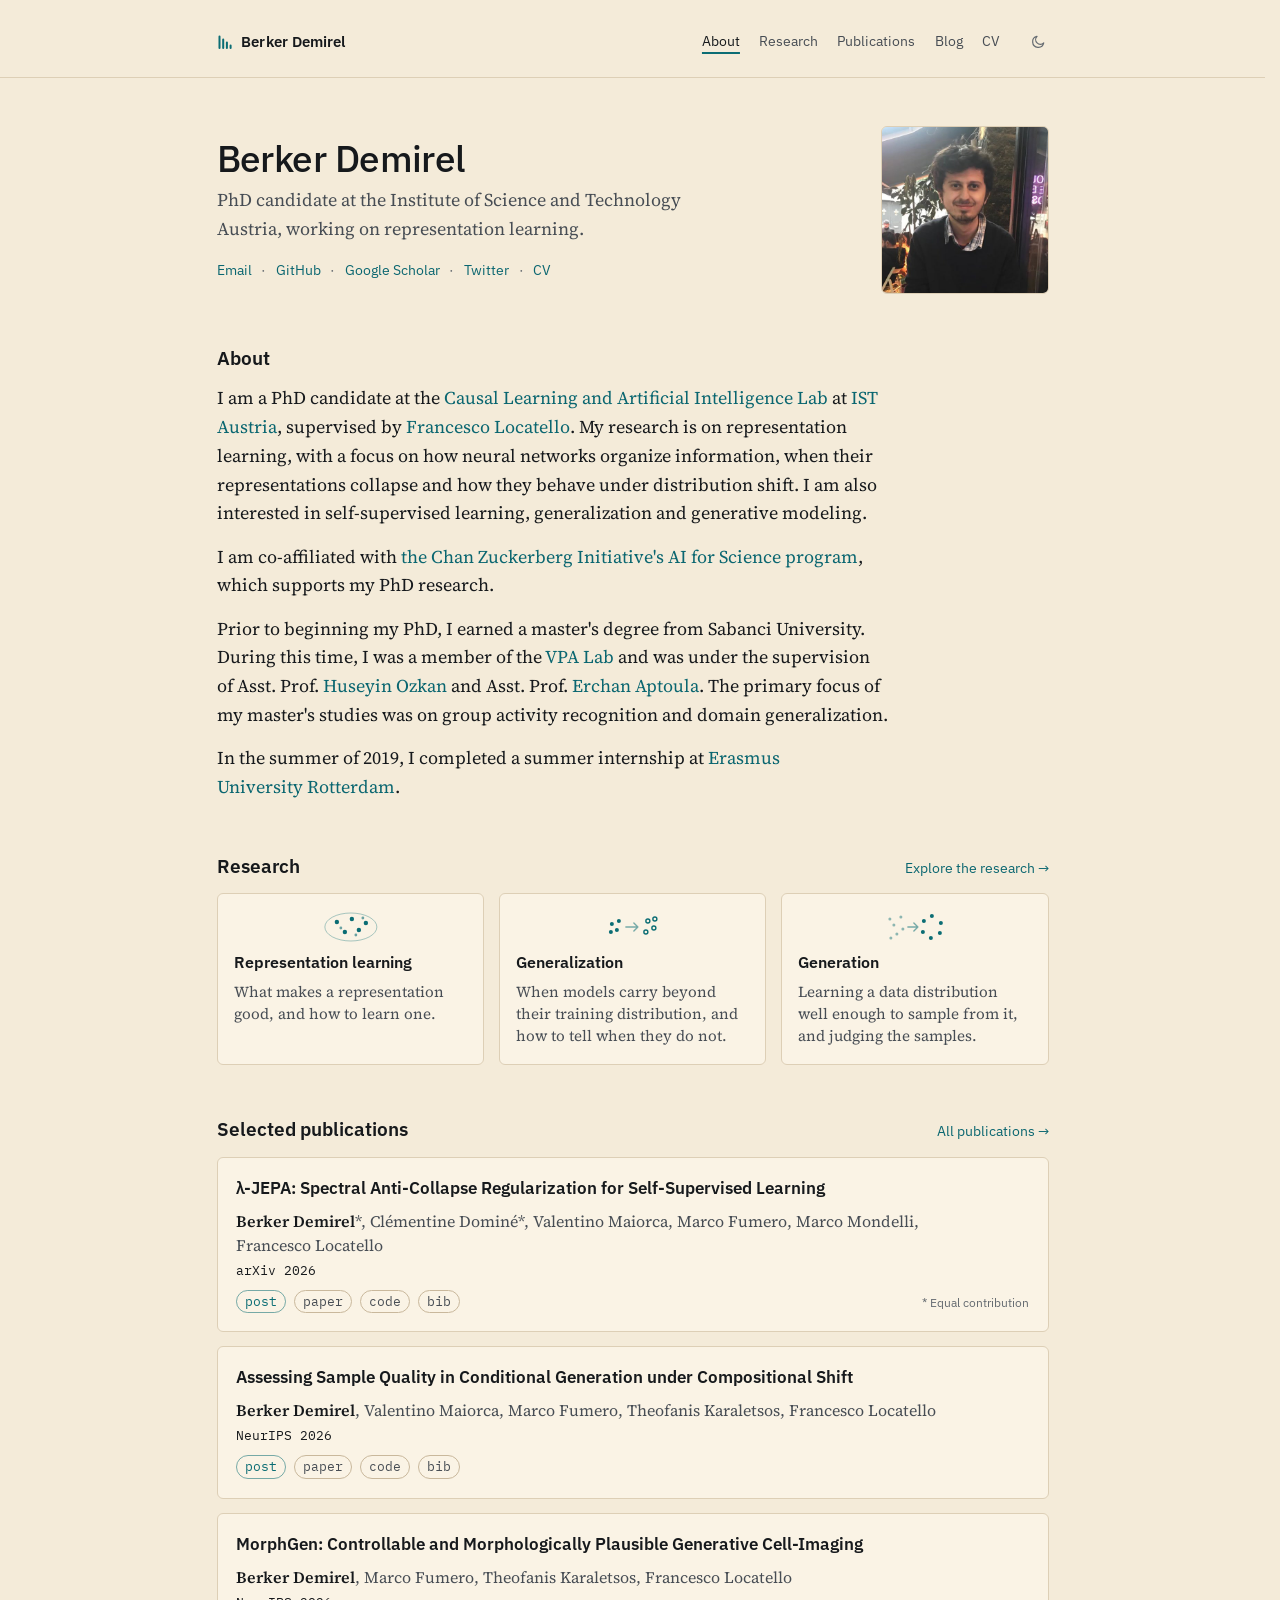
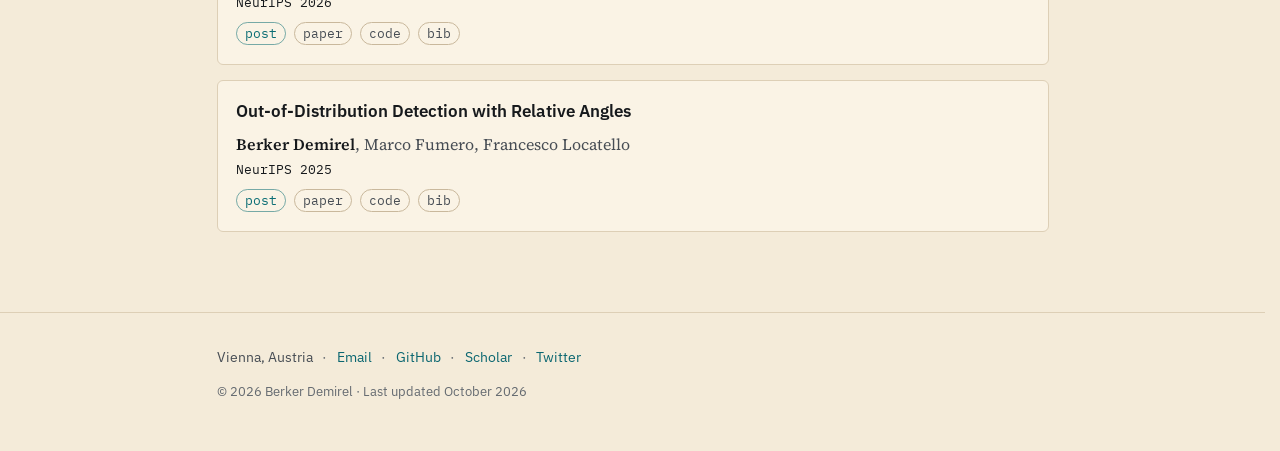
<file: index.html>
<!doctype html>
<html lang="en">
<head>
  <meta charset="utf-8">
  <meta name="viewport" content="width=device-width, initial-scale=1">
  <title>Berker Demirel</title>
  <meta name="description" content="Berker Demirel is a PhD candidate at ISTA working on representation learning, generalization, and generative modeling.">
  <meta name="author" content="Berker Demirel">
  <link rel="canonical" href="https://berkerdemirel.github.io/">
  <meta name="theme-color" media="(prefers-color-scheme: light)" content="#f4ebd9">
  <meta name="theme-color" media="(prefers-color-scheme: dark)" content="#13171a">
  <meta property="og:title" content="Berker Demirel">
  <meta property="og:description" content="PhD candidate at ISTA working on representation learning, generalization, and generative modeling.">
  <meta property="og:type" content="website">
  <meta property="og:url" content="https://berkerdemirel.github.io/">
  <meta property="og:image" content="https://berkerdemirel.github.io/photos/photo.jpeg">
  <link rel="icon" href="favicon.svg" type="image/svg+xml">
  <script>
    // Apply the visitor's saved theme before first paint; otherwise follow the system.
    (() => { try { const t = localStorage.getItem('theme'); if (t === 'light' || t === 'dark') document.documentElement.dataset.theme = t; } catch {} })();
  </script>
  <link rel="preconnect" href="https://fonts.googleapis.com">
  <link rel="preconnect" href="https://fonts.gstatic.com" crossorigin>
  <link rel="stylesheet" href="https://fonts.googleapis.com/css2?family=IBM+Plex+Mono:wght@400;500&family=IBM+Plex+Sans:wght@400;500;600&family=Source+Serif+4:ital,opsz,wght@0,8..60,400;0,8..60,600;1,8..60,400&display=swap">
  <link rel="stylesheet" href="assets/css/site.css">
</head>
<body>
  <a class="skip" href="#main">Skip to content</a>
  <header class="site-head">
    <div class="wrap">
      <a class="brand" href="./">
        <svg class="mark" width="16" height="16" viewBox="0 0 16 16" aria-hidden="true"><path d="M2.5 14V2.5M6.2 14V5.5M9.9 14V8.5M13.6 14v-2.6" fill="none" stroke="currentColor" stroke-width="2" stroke-linecap="round"/></svg>
        Berker Demirel
      </a>
      <nav class="site-nav" aria-label="Site">
        <a href="./" aria-current="page">About</a>
        <a href="research/">Research</a>
        <a href="publications/">Publications</a>
        <a href="blog/">Blog</a>
        <a href="cv/">CV</a>
      </nav>
      <button id="theme-toggle" class="theme-toggle" type="button" aria-label="Toggle dark mode">
        <svg class="icon-moon" width="16" height="16" viewBox="0 0 24 24" aria-hidden="true"><path d="M20.6 13.4A8.4 8.4 0 1 1 10.6 3.4a6.8 6.8 0 0 0 10 10Z" fill="none" stroke="currentColor" stroke-width="1.8" stroke-linejoin="round"/></svg>
        <svg class="icon-sun" width="16" height="16" viewBox="0 0 24 24" aria-hidden="true"><g fill="none" stroke="currentColor" stroke-width="1.8" stroke-linecap="round"><circle cx="12" cy="12" r="3.7"/><path d="M12 2.8v2.1M12 19.1v2.1M2.8 12h2.1M19.1 12h2.1M5.6 5.6l1.5 1.5M16.9 16.9l1.5 1.5M18.4 5.6l-1.5 1.5M7.1 16.9l-1.5 1.5"/></g></svg>
      </button>
    </div>
  </header>

  <main id="main" class="wrap">
    <header class="hero">
      <div>
        <h1>Berker Demirel</h1>
        <p class="role">PhD candidate at the Institute of Science and Technology Austria, working on representation learning.</p>
        <ul class="meta-row" aria-label="Contact and profiles">
          <li><a href="mailto:berker.demirel@ist.ac.at">Email</a></li>
          <li><a href="https://github.com/berkerdemirel/">GitHub</a></li>
          <li><a href="https://scholar.google.com/citations?user=5Hz3S3oAAAAJ&amp;hl=en&amp;oi=ao">Google Scholar</a></li>
          <li><a href="https://x.com/berkerdemirel97">Twitter</a></li>
          <li><a href="cv/">CV</a></li>
        </ul>
      </div>
      <img class="portrait" src="photos/portrait.jpg" alt="Portrait of Berker Demirel" width="480" height="480">
    </header>

    <section class="section" aria-labelledby="about-label">
      <h2 class="label" id="about-label">About</h2>
      <div class="prose">
        <p>I am a PhD candidate at the <a href="https://ista.ac.at/en/research/locatello-group/">Causal Learning and Artificial Intelligence Lab</a> at <a href="https://ista.ac.at/en/home/">IST Austria</a>, supervised by <a href="https://www.francescolocatello.com/">Francesco Locatello</a>. My research is on representation learning, with a focus on how neural networks organize information, when their representations collapse and how they behave under distribution shift. I am also interested in self-supervised learning, generalization and generative modeling.</p>
        <p>I am co-affiliated with <a href="https://chanzuckerberg.com/science/">the Chan Zuckerberg Initiative's AI for Science program</a>, which supports my PhD research.</p>
        <p>Prior to beginning my PhD, I earned a master's degree from Sabanci University. During this time, I was a member of the <a href="https://www.vpalab.com/">VPA Lab</a> and was under the supervision of Asst. Prof. <a href="https://fens.sabanciuniv.edu/tr/faculty-members/detail/3026">Huseyin Ozkan</a> and Asst. Prof. <a href="https://sites.google.com/view/erchan-aptoula/">Erchan Aptoula</a>. The primary focus of my master's studies was on group activity recognition and domain generalization.</p>
        <p>In the summer of 2019, I completed a summer internship at <a href="https://www.eur.nl/en">Erasmus University Rotterdam</a>.</p>
      </div>
    </section>

    <section class="section" aria-labelledby="themes-label">
      <div class="label-row">
        <h2 class="label" id="themes-label">Research</h2>
        <a class="more-link" href="research/">Explore the research →</a>
      </div>
      <ul class="theme-list">
        <li>
          <a class="theme-link" href="research/#representation">
            <svg class="glyph" viewBox="0 0 60 34" aria-hidden="true"><ellipse cx="30" cy="17" rx="26" ry="14" fill="none" stroke="currentColor" stroke-opacity=".35"/><g fill="currentColor"><circle cx="16" cy="12" r="2.2"/><circle cx="24" cy="22" r="2.2"/><circle cx="31" cy="9" r="2.2"/><circle cx="38" cy="20" r="2.2"/><circle cx="45" cy="13" r="2.2"/><circle cx="20" cy="18" r="1.4" opacity=".6"/><circle cx="35" cy="25" r="1.4" opacity=".6"/><circle cx="42" cy="8" r="1.4" opacity=".6"/></g></svg>
            <strong>Representation learning</strong>
            <span>What makes a representation good, and how to learn one.</span>
          </a>
        </li>
        <li>
          <a class="theme-link" href="research/#generalization">
            <svg class="glyph" viewBox="0 0 60 34" aria-hidden="true"><g fill="currentColor"><circle cx="9" cy="14" r="2"/><circle cx="14" cy="20" r="2"/><circle cx="16" cy="11" r="2"/><circle cx="8" cy="22" r="2"/></g><path d="M23 17h12m-4-4 4 4-4 4" fill="none" stroke="currentColor" stroke-opacity=".55" stroke-width="1.4" stroke-linecap="round" stroke-linejoin="round"/><g fill="none" stroke="currentColor" stroke-width="1.4"><circle cx="45" cy="11" r="2"/><circle cx="51" cy="18" r="2"/><circle cx="43" cy="22" r="2"/><circle cx="52" cy="9" r="2"/></g></svg>
            <strong>Generalization</strong>
            <span>When models carry beyond their training distribution, and how to tell when they do not.</span>
          </a>
        </li>
        <li>
          <a class="theme-link" href="research/#generation">
            <svg class="glyph" viewBox="0 0 60 34" aria-hidden="true"><g fill="currentColor" opacity=".45"><circle cx="5" cy="9" r="1.5"/><circle cx="12" cy="24" r="1.5"/><circle cx="9" cy="15" r="1.5"/><circle cx="16" cy="7" r="1.5"/><circle cx="18" cy="19" r="1.5"/><circle cx="6" cy="28" r="1.5"/></g><path d="M23 17h10m-4-4 4 4-4 4" fill="none" stroke="currentColor" stroke-opacity=".55" stroke-width="1.4" stroke-linecap="round" stroke-linejoin="round"/><g fill="currentColor"><circle cx="47" cy="6" r="2"/><circle cx="56" cy="13" r="2"/><circle cx="55" cy="23" r="2"/><circle cx="46" cy="28" r="2"/><circle cx="38" cy="22" r="2"/><circle cx="39" cy="11" r="2"/></g></svg>
            <strong>Generation</strong>
            <span>Learning a data distribution well enough to sample from it, and judging the samples.</span>
          </a>
        </li>
      </ul>
    </section>

    <section class="section" aria-labelledby="selected-label">
      <div class="label-row">
        <h2 class="label" id="selected-label">Selected publications</h2>
        <a class="more-link" href="publications/">All publications →</a>
      </div>
      <ul class="pub-list">
        <li>
          <article class="pub">
            <h3><a href="blog/lambda-jepa/">λ-JEPA: Spectral Anti-Collapse Regularization for Self-Supervised Learning</a></h3>
            <p class="authors"><span class="me">Berker Demirel</span>*, Clémentine Dominé*, Valentino Maiorca, Marco Fumero, Marco Mondelli, Francesco Locatello</p>
            <p class="venue"><span class="tag">arXiv 2026</span></p>
            <div class="pub-foot">
              <div class="res">
                <a class="is-primary" href="blog/lambda-jepa/">post</a>
                <a href="https://arxiv.org/abs/2609.35288">paper</a>
                <a href="https://github.com/berkerdemirel/lambda-jepa">code</a>
                <a href="refs/lambdajepa.bib">bib</a>
              </div>
              <p class="pub-note">* Equal contribution</p>
            </div>
          </article>
        </li>
        <li>
          <article class="pub">
            <h3><a href="blog/sample-quality/">Assessing Sample Quality in Conditional Generation under Compositional Shift</a></h3>
            <p class="authors"><span class="me">Berker Demirel</span>, Valentino Maiorca, Marco Fumero, Theofanis Karaletsos, Francesco Locatello</p>
            <p class="venue"><span class="tag">NeurIPS 2026</span></p>
            <div class="res">
              <a class="is-primary" href="blog/sample-quality/">post</a>
              <a href="https://arxiv.org/abs/2606.09601">paper</a>
              <a href="https://github.com/berkerdemirel/faithful-cond-gen">code</a>
              <a href="refs/faithful.bib">bib</a>
            </div>
          </article>
        </li>
        <li>
          <article class="pub">
            <h3><a href="blog/morphgen/">MorphGen: Controllable and Morphologically Plausible Generative Cell-Imaging</a></h3>
            <p class="authors"><span class="me">Berker Demirel</span>, Marco Fumero, Theofanis Karaletsos, Francesco Locatello</p>
            <p class="venue"><span class="tag">NeurIPS 2026</span></p>
            <div class="res">
              <a class="is-primary" href="blog/morphgen/">post</a>
              <a href="https://arxiv.org/abs/2510.01298">paper</a>
              <a href="https://github.com/czi-ai/MorphGen">code</a>
              <a href="refs/morphgen.bib">bib</a>
            </div>
          </article>
        </li>
        <li>
          <article class="pub">
            <h3><a href="blog/ora/">Out-of-Distribution Detection with Relative Angles</a></h3>
            <p class="authors"><span class="me">Berker Demirel</span>, Marco Fumero, Francesco Locatello</p>
            <p class="venue"><span class="tag">NeurIPS 2025</span></p>
            <div class="res">
              <a class="is-primary" href="blog/ora/">post</a>
              <a href="https://openreview.net/forum?id=ul5mlXrLZb">paper</a>
              <a href="https://github.com/berkerdemirel/ORA-OOD-Detection-with-Relative-Angles/">code</a>
              <a href="refs/ora.bib">bib</a>
            </div>
          </article>
        </li>
      </ul>
      </section>
  </main>

  <footer class="site-foot">
    <div class="wrap">
      <ul class="meta-row">
        <li>Vienna, Austria</li>
        <li><a href="mailto:berker.demirel@ist.ac.at">Email</a></li>
        <li><a href="https://github.com/berkerdemirel/">GitHub</a></li>
        <li><a href="https://scholar.google.com/citations?user=5Hz3S3oAAAAJ&amp;hl=en&amp;oi=ao">Scholar</a></li>
        <li><a href="https://x.com/berkerdemirel97">Twitter</a></li>
      </ul>
      <p class="colophon">© 2026 Berker Demirel · Last updated October 2026</p>
    </div>
  </footer>
  <script src="assets/js/site.js" defer></script>
</body>
</html>
</file>
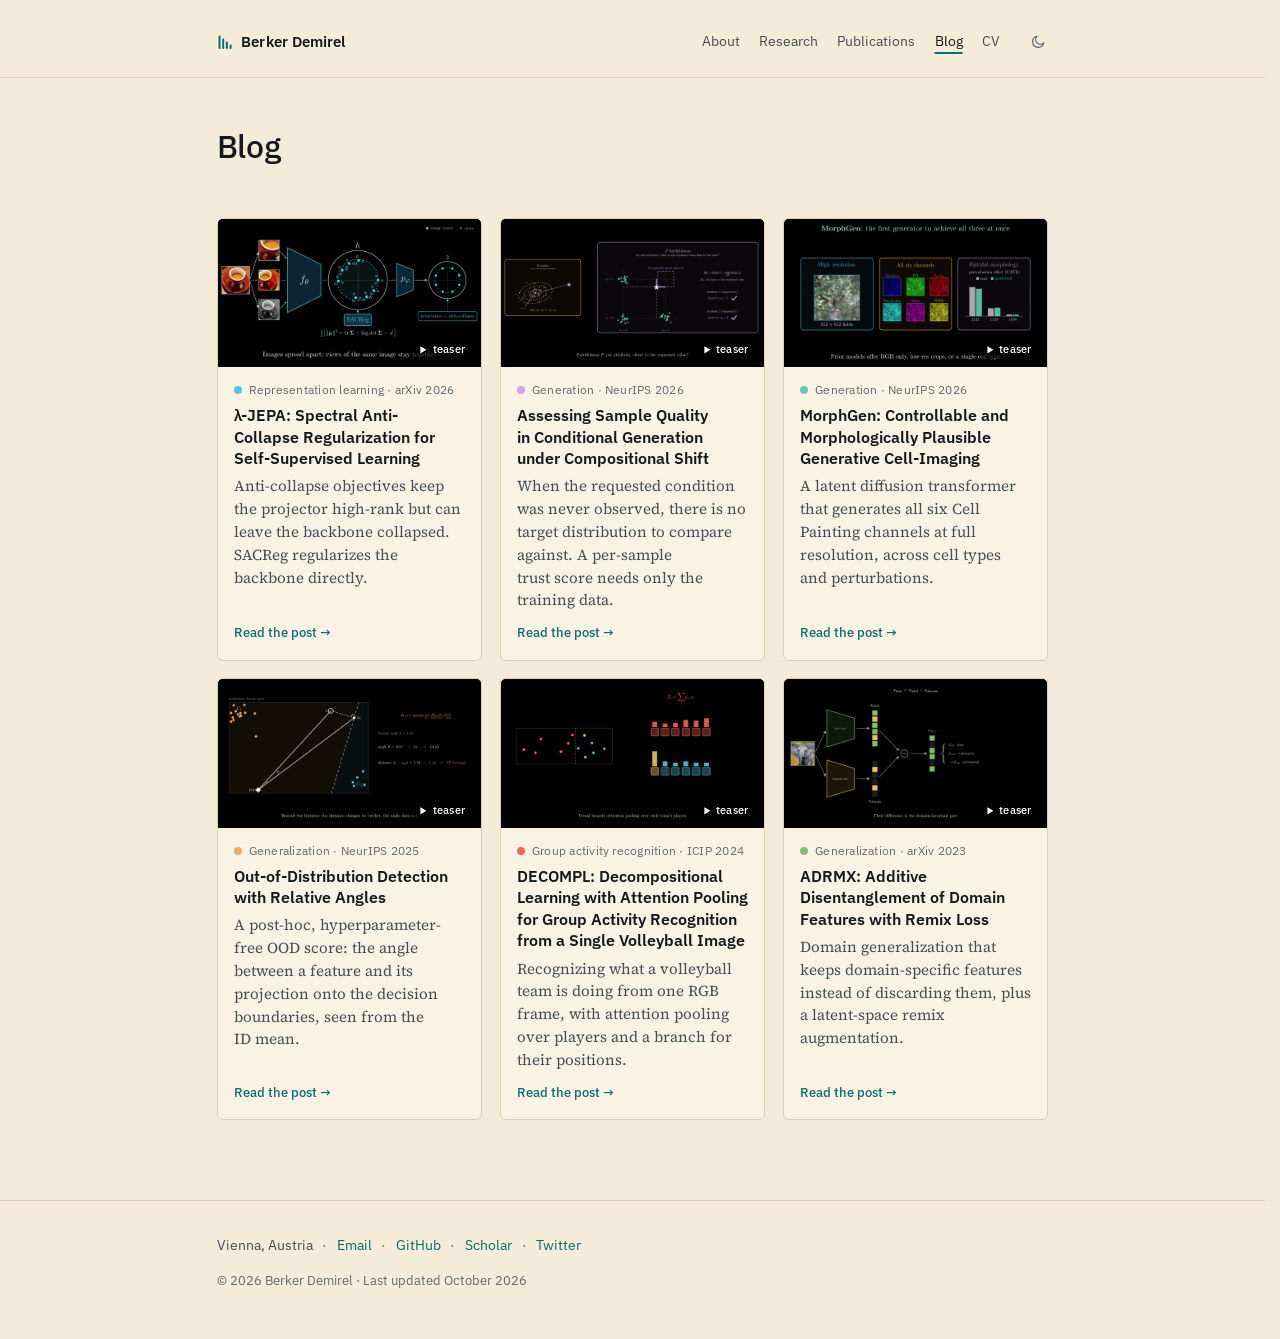
<file: blog/index.html>
<!doctype html>
<html lang="en">
<head>
  <meta charset="utf-8">
  <meta name="viewport" content="width=device-width, initial-scale=1">
  <title>Blog · Berker Demirel</title>
  <meta name="description" content="Short explainers of Berker Demirel's papers, each with a teaser video.">
  <meta name="author" content="Berker Demirel">
  <link rel="canonical" href="https://berkerdemirel.github.io/blog/">
  <meta name="theme-color" media="(prefers-color-scheme: light)" content="#f4ebd9">
  <meta name="theme-color" media="(prefers-color-scheme: dark)" content="#13171a">
  <meta property="og:title" content="Blog · Berker Demirel">
  <meta property="og:description" content="Short explainers of papers, each with a teaser video.">
  <meta property="og:type" content="website">
  <meta property="og:url" content="https://berkerdemirel.github.io/blog/">
  <meta property="og:image" content="https://berkerdemirel.github.io/blog/morphgen/poster.jpg">
  <link rel="icon" href="../favicon.svg" type="image/svg+xml">
  <script>
    (() => { try { const t = localStorage.getItem('theme'); if (t === 'light' || t === 'dark') document.documentElement.dataset.theme = t; } catch {} })();
  </script>
  <link rel="preconnect" href="https://fonts.googleapis.com">
  <link rel="preconnect" href="https://fonts.gstatic.com" crossorigin>
  <link rel="stylesheet" href="https://fonts.googleapis.com/css2?family=IBM+Plex+Mono:wght@400;500&family=IBM+Plex+Sans:wght@400;500;600&family=Source+Serif+4:ital,opsz,wght@0,8..60,400;0,8..60,600;1,8..60,400&display=swap">
  <link rel="stylesheet" href="../assets/css/site.css">
</head>
<body>
  <a class="skip" href="#main">Skip to content</a>
  <header class="site-head">
    <div class="wrap">
      <a class="brand" href="../">
        <svg class="mark" width="16" height="16" viewBox="0 0 16 16" aria-hidden="true"><path d="M2.5 14V2.5M6.2 14V5.5M9.9 14V8.5M13.6 14v-2.6" fill="none" stroke="currentColor" stroke-width="2" stroke-linecap="round"/></svg>
        Berker Demirel
      </a>
      <nav class="site-nav" aria-label="Site">
        <a href="../">About</a>
        <a href="../research/">Research</a>
        <a href="../publications/">Publications</a>
        <a href="./" aria-current="page">Blog</a>
        <a href="../cv/">CV</a>
      </nav>
      <button id="theme-toggle" class="theme-toggle" type="button" aria-label="Toggle dark mode">
        <svg class="icon-moon" width="16" height="16" viewBox="0 0 24 24" aria-hidden="true"><path d="M20.6 13.4A8.4 8.4 0 1 1 10.6 3.4a6.8 6.8 0 0 0 10 10Z" fill="none" stroke="currentColor" stroke-width="1.8" stroke-linejoin="round"/></svg>
        <svg class="icon-sun" width="16" height="16" viewBox="0 0 24 24" aria-hidden="true"><g fill="none" stroke="currentColor" stroke-width="1.8" stroke-linecap="round"><circle cx="12" cy="12" r="3.7"/><path d="M12 2.8v2.1M12 19.1v2.1M2.8 12h2.1M19.1 12h2.1M5.6 5.6l1.5 1.5M16.9 16.9l1.5 1.5M18.4 5.6l-1.5 1.5M7.1 16.9l-1.5 1.5"/></g></svg>
      </button>
    </div>
  </header>

  <main id="main" class="wrap">
    <header class="page-intro">
      <h1>Blog</h1>
    </header>

    <ul class="card-grid">
      <li>
        <article class="paper-card" data-preview style="--hue: #58c4dd">
          <div class="thumb">
            <img src="lambda-jepa/poster.jpg" alt="" width="1280" height="720" loading="lazy">
            <video src="lambda-jepa/teaser.mp4" muted loop playsinline preload="none" aria-hidden="true"></video>
            <span class="badge"><svg viewBox="0 0 12 12" aria-hidden="true"><path d="M3 1.5v9l7.5-4.5z" fill="currentColor"/></svg>teaser</span>
          </div>
          <div class="body">
            <p class="meta"><span class="dot"></span>Representation learning · arXiv 2026</p>
            <h3><a href="lambda-jepa/">λ-JEPA: Spectral Anti-Collapse Regularization for Self-Supervised Learning</a></h3>
            <p>Anti-collapse objectives keep the projector high-rank but can leave the backbone collapsed. SACReg regularizes the backbone directly.</p>
            <span class="read">Read the post →</span>
          </div>
        </article>
      </li>
      <li>
        <article class="paper-card" data-preview style="--hue: #cfa3e8">
          <div class="thumb">
            <img src="sample-quality/poster.jpg" alt="" width="1280" height="720" loading="lazy">
            <video src="sample-quality/teaser.mp4" muted loop playsinline preload="none" aria-hidden="true"></video>
            <span class="badge"><svg viewBox="0 0 12 12" aria-hidden="true"><path d="M3 1.5v9l7.5-4.5z" fill="currentColor"/></svg>teaser</span>
          </div>
          <div class="body">
            <p class="meta"><span class="dot"></span>Generation · NeurIPS 2026</p>
            <h3><a href="sample-quality/">Assessing Sample Quality in Conditional Generation under Compositional Shift</a></h3>
            <p>When the requested condition was never observed, there is no target distribution to compare against. A per-sample trust score needs only the training data.</p>
            <span class="read">Read the post →</span>
          </div>
        </article>
      </li>
      <li>
        <article class="paper-card" data-preview style="--hue: #5cd0b3">
          <div class="thumb">
            <img src="morphgen/poster.jpg" alt="" width="1280" height="720" loading="lazy">
            <video src="morphgen/teaser.mp4" muted loop playsinline preload="none" aria-hidden="true"></video>
            <span class="badge"><svg viewBox="0 0 12 12" aria-hidden="true"><path d="M3 1.5v9l7.5-4.5z" fill="currentColor"/></svg>teaser</span>
          </div>
          <div class="body">
            <p class="meta"><span class="dot"></span>Generation · NeurIPS 2026</p>
            <h3><a href="morphgen/">MorphGen: Controllable and Morphologically Plausible Generative Cell-Imaging</a></h3>
            <p>A latent diffusion transformer that generates all six Cell Painting channels at full resolution, across cell types and perturbations.</p>
            <span class="read">Read the post →</span>
          </div>
        </article>
      </li>
      <li>
        <article class="paper-card" data-preview style="--hue: #f0ac5f">
          <div class="thumb">
            <img src="ora/poster.jpg" alt="" width="1280" height="720" loading="lazy">
            <video src="ora/teaser.mp4" muted loop playsinline preload="none" aria-hidden="true"></video>
            <span class="badge"><svg viewBox="0 0 12 12" aria-hidden="true"><path d="M3 1.5v9l7.5-4.5z" fill="currentColor"/></svg>teaser</span>
          </div>
          <div class="body">
            <p class="meta"><span class="dot"></span>Generalization · NeurIPS 2025</p>
            <h3><a href="ora/">Out-of-Distribution Detection with Relative Angles</a></h3>
            <p>A post-hoc, hyperparameter-free OOD score: the angle between a feature and its projection onto the decision boundaries, seen from the ID mean.</p>
            <span class="read">Read the post →</span>
          </div>
        </article>
      </li>
      <li>
        <article class="paper-card" data-preview style="--hue: #fc6255">
          <div class="thumb">
            <img src="decompl/poster.jpg" alt="" width="1280" height="720" loading="lazy">
            <video src="decompl/teaser.mp4" muted loop playsinline preload="none" aria-hidden="true"></video>
            <span class="badge"><svg viewBox="0 0 12 12" aria-hidden="true"><path d="M3 1.5v9l7.5-4.5z" fill="currentColor"/></svg>teaser</span>
          </div>
          <div class="body">
            <p class="meta"><span class="dot"></span>Group activity recognition · ICIP 2024</p>
            <h3><a href="decompl/">DECOMPL: Decompositional Learning with Attention Pooling for Group Activity Recognition from a Single Volleyball Image</a></h3>
            <p>Recognizing what a volleyball team is doing from one RGB frame, with attention pooling over players and a branch for their positions.</p>
            <span class="read">Read the post →</span>
          </div>
        </article>
      </li>
      <li>
        <article class="paper-card" data-preview style="--hue: #83c167">
          <div class="thumb">
            <img src="adrmx/poster.jpg" alt="" width="1280" height="720" loading="lazy">
            <video src="adrmx/teaser.mp4" muted loop playsinline preload="none" aria-hidden="true"></video>
            <span class="badge"><svg viewBox="0 0 12 12" aria-hidden="true"><path d="M3 1.5v9l7.5-4.5z" fill="currentColor"/></svg>teaser</span>
          </div>
          <div class="body">
            <p class="meta"><span class="dot"></span>Generalization · arXiv 2023</p>
            <h3><a href="adrmx/">ADRMX: Additive Disentanglement of Domain Features with Remix Loss</a></h3>
            <p>Domain generalization that keeps domain-specific features instead of discarding them, plus a latent-space remix augmentation.</p>
            <span class="read">Read the post →</span>
          </div>
        </article>
      </li>
    </ul>
  </main>

  <footer class="site-foot">
    <div class="wrap">
      <ul class="meta-row">
        <li>Vienna, Austria</li>
        <li><a href="mailto:berker.demirel@ist.ac.at">Email</a></li>
        <li><a href="https://github.com/berkerdemirel/">GitHub</a></li>
        <li><a href="https://scholar.google.com/citations?user=5Hz3S3oAAAAJ&amp;hl=en&amp;oi=ao">Scholar</a></li>
        <li><a href="https://x.com/berkerdemirel97">Twitter</a></li>
      </ul>
      <p class="colophon">© 2026 Berker Demirel · Last updated October 2026</p>
    </div>
  </footer>
  <script src="../assets/js/site.js" defer></script>
</body>
</html>
</file>
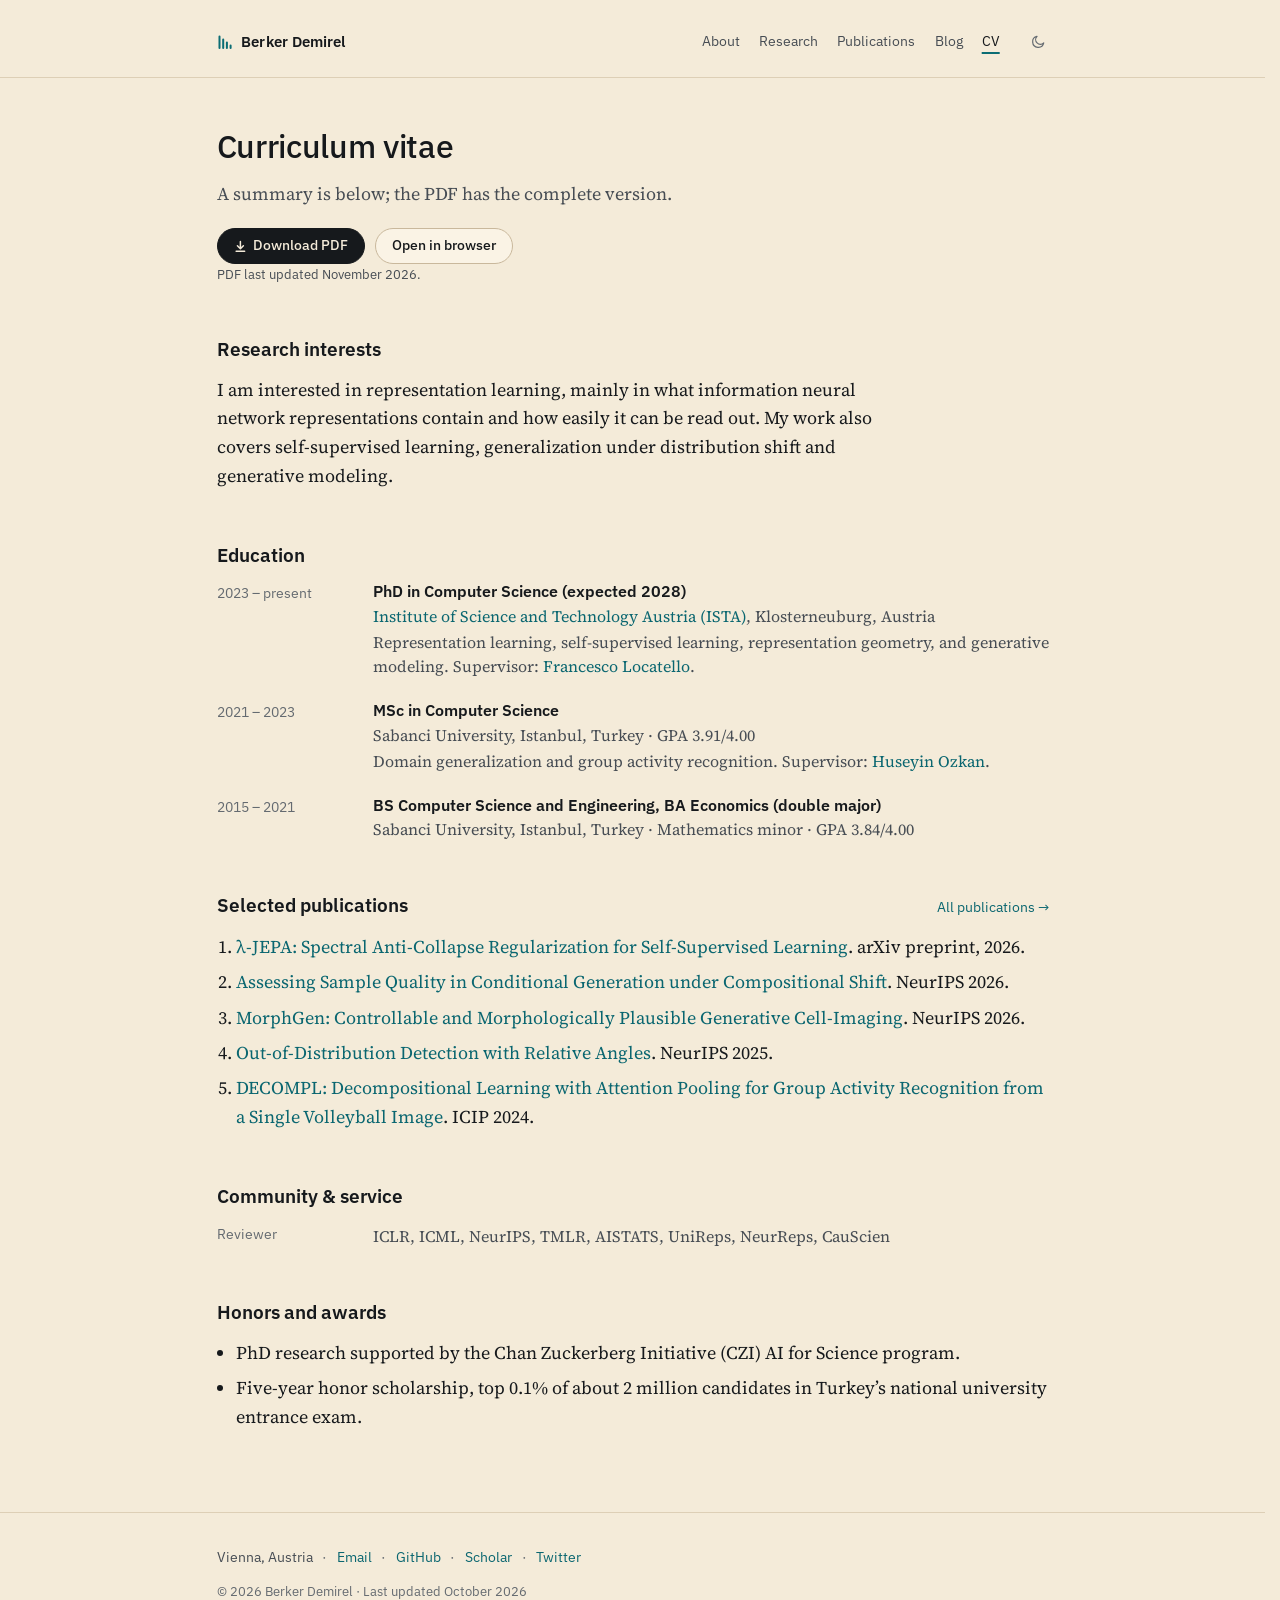
<file: cv/index.html>
<!doctype html>
<html lang="en">
<head>
  <meta charset="utf-8">
  <meta name="viewport" content="width=device-width, initial-scale=1">
  <title>CV · Berker Demirel</title>
  <meta name="description" content="Curriculum vitae of Berker Demirel, PhD candidate at ISTA.">
  <meta name="author" content="Berker Demirel">
  <link rel="canonical" href="https://berkerdemirel.github.io/cv/">
  <meta name="theme-color" media="(prefers-color-scheme: light)" content="#f4ebd9">
  <meta name="theme-color" media="(prefers-color-scheme: dark)" content="#13171a">
  <meta property="og:title" content="CV · Berker Demirel">
  <meta property="og:description" content="Curriculum vitae of Berker Demirel.">
  <meta property="og:type" content="website">
  <meta property="og:url" content="https://berkerdemirel.github.io/cv/">
  <link rel="icon" href="../favicon.svg" type="image/svg+xml">
  <script>
    (() => { try { const t = localStorage.getItem('theme'); if (t === 'light' || t === 'dark') document.documentElement.dataset.theme = t; } catch {} })();
  </script>
  <link rel="preconnect" href="https://fonts.googleapis.com">
  <link rel="preconnect" href="https://fonts.gstatic.com" crossorigin>
  <link rel="stylesheet" href="https://fonts.googleapis.com/css2?family=IBM+Plex+Mono:wght@400;500&family=IBM+Plex+Sans:wght@400;500;600&family=Source+Serif+4:ital,opsz,wght@0,8..60,400;0,8..60,600;1,8..60,400&display=swap">
  <link rel="stylesheet" href="../assets/css/site.css">
</head>
<body>
  <a class="skip" href="#main">Skip to content</a>
  <header class="site-head">
    <div class="wrap">
      <a class="brand" href="../">
        <svg class="mark" width="16" height="16" viewBox="0 0 16 16" aria-hidden="true"><path d="M2.5 14V2.5M6.2 14V5.5M9.9 14V8.5M13.6 14v-2.6" fill="none" stroke="currentColor" stroke-width="2" stroke-linecap="round"/></svg>
        Berker Demirel
      </a>
      <nav class="site-nav" aria-label="Site">
        <a href="../">About</a>
        <a href="../research/">Research</a>
        <a href="../publications/">Publications</a>
        <a href="../blog/">Blog</a>
        <a href="./" aria-current="page">CV</a>
      </nav>
      <button id="theme-toggle" class="theme-toggle" type="button" aria-label="Toggle dark mode">
        <svg class="icon-moon" width="16" height="16" viewBox="0 0 24 24" aria-hidden="true"><path d="M20.6 13.4A8.4 8.4 0 1 1 10.6 3.4a6.8 6.8 0 0 0 10 10Z" fill="none" stroke="currentColor" stroke-width="1.8" stroke-linejoin="round"/></svg>
        <svg class="icon-sun" width="16" height="16" viewBox="0 0 24 24" aria-hidden="true"><g fill="none" stroke="currentColor" stroke-width="1.8" stroke-linecap="round"><circle cx="12" cy="12" r="3.7"/><path d="M12 2.8v2.1M12 19.1v2.1M2.8 12h2.1M19.1 12h2.1M5.6 5.6l1.5 1.5M16.9 16.9l1.5 1.5M18.4 5.6l-1.5 1.5M7.1 16.9l-1.5 1.5"/></g></svg>
      </button>
    </div>
  </header>

  <main id="main" class="wrap">
    <header class="page-intro">
      <h1>Curriculum vitae</h1>
      <p>A summary is below; the PDF has the complete version.</p>
      <div class="cv-actions">
        <a class="btn is-primary" href="00_Berker_Demirel_CV.pdf" download>
          <svg viewBox="0 0 12 12" aria-hidden="true"><path d="M6 1.5v6.5M3.2 5.4 6 8.2l2.8-2.8M2 10.5h8" fill="none" stroke="currentColor" stroke-width="1.4" stroke-linecap="round" stroke-linejoin="round"/></svg>Download PDF
        </a>
        <a class="btn" href="00_Berker_Demirel_CV.pdf">Open in browser</a>
      </div>
      <p class="cv-updated">PDF last updated November 2026.</p>
    </header>

    <section class="section" aria-labelledby="cv-interests">
      <h2 class="label" id="cv-interests">Research interests</h2>
      <div class="prose">
        <p>I am interested in representation learning, mainly in what information neural network representations contain and how easily it can be read out. My work also covers self-supervised learning, generalization under distribution shift and generative modeling.</p>
      </div>
    </section>

    <section class="section" aria-labelledby="cv-education">
      <h2 class="label" id="cv-education">Education</h2>
      <dl class="rail">
        <dt>2023 – present</dt>
        <dd>
          <h3>PhD in Computer Science (expected 2028)</h3>
          <p><a href="https://ista.ac.at/en/home/">Institute of Science and Technology Austria (ISTA)</a>, Klosterneuburg, Austria</p>
          <p>Representation learning, self-supervised learning, representation geometry, and generative modeling. Supervisor: <a href="https://www.francescolocatello.com/">Francesco Locatello</a>.</p>
        </dd>
        <dt>2021 – 2023</dt>
        <dd>
          <h3>MSc in Computer Science</h3>
          <p>Sabanci University, Istanbul, Turkey · GPA 3.91/4.00</p>
          <p>Domain generalization and group activity recognition. Supervisor: <a href="https://fens.sabanciuniv.edu/tr/faculty-members/detail/3026">Huseyin Ozkan</a>.</p>
        </dd>
        <dt>2015 – 2021</dt>
        <dd>
          <h3>BS Computer Science and Engineering, BA Economics (double major)</h3>
          <p>Sabanci University, Istanbul, Turkey · Mathematics minor · GPA 3.84/4.00</p>
        </dd>
      </dl>
    </section>

    <section class="section" aria-labelledby="cv-pubs">
      <div class="label-row">
        <h2 class="label" id="cv-pubs">Selected publications</h2>
        <a class="more-link" href="../publications/">All publications →</a>
      </div>
      <ol class="plain-list">
        <li><a href="../blog/lambda-jepa/">λ-JEPA: Spectral Anti-Collapse Regularization for Self-Supervised Learning</a>. arXiv preprint, 2026.</li>
        <li><a href="../blog/sample-quality/">Assessing Sample Quality in Conditional Generation under Compositional Shift</a>. NeurIPS 2026.</li>
        <li><a href="../blog/morphgen/">MorphGen: Controllable and Morphologically Plausible Generative Cell-Imaging</a>. NeurIPS 2026.</li>
        <li><a href="../blog/ora/">Out-of-Distribution Detection with Relative Angles</a>. NeurIPS 2025.</li>
        <li><a href="../blog/decompl/">DECOMPL: Decompositional Learning with Attention Pooling for Group Activity Recognition from a Single Volleyball Image</a>. ICIP 2024.</li>
      </ol>
    </section>

    <section class="section" aria-labelledby="cv-service">
      <h2 class="label" id="cv-service">Community &amp; service</h2>
      <dl class="rail">
        <dt>Reviewer</dt>
        <dd><p>ICLR, ICML, NeurIPS, TMLR, AISTATS, UniReps, NeurReps, CauScien</p></dd>
      </dl>
    </section>

    <section class="section" aria-labelledby="cv-honors">
      <h2 class="label" id="cv-honors">Honors and awards</h2>
      <ul class="plain-list">
        <li>PhD research supported by the Chan Zuckerberg Initiative (CZI) AI for Science program.</li>
        <li>Five-year honor scholarship, top 0.1% of about 2 million candidates in Turkey’s national university entrance exam.</li>
      </ul>
    </section>
  </main>

  <footer class="site-foot">
    <div class="wrap">
      <ul class="meta-row">
        <li>Vienna, Austria</li>
        <li><a href="mailto:berker.demirel@ist.ac.at">Email</a></li>
        <li><a href="https://github.com/berkerdemirel/">GitHub</a></li>
        <li><a href="https://scholar.google.com/citations?user=5Hz3S3oAAAAJ&amp;hl=en&amp;oi=ao">Scholar</a></li>
        <li><a href="https://x.com/berkerdemirel97">Twitter</a></li>
      </ul>
      <p class="colophon">© 2026 Berker Demirel · Last updated October 2026</p>
    </div>
  </footer>
  <script src="../assets/js/site.js" defer></script>
</body>
</html>
</file>
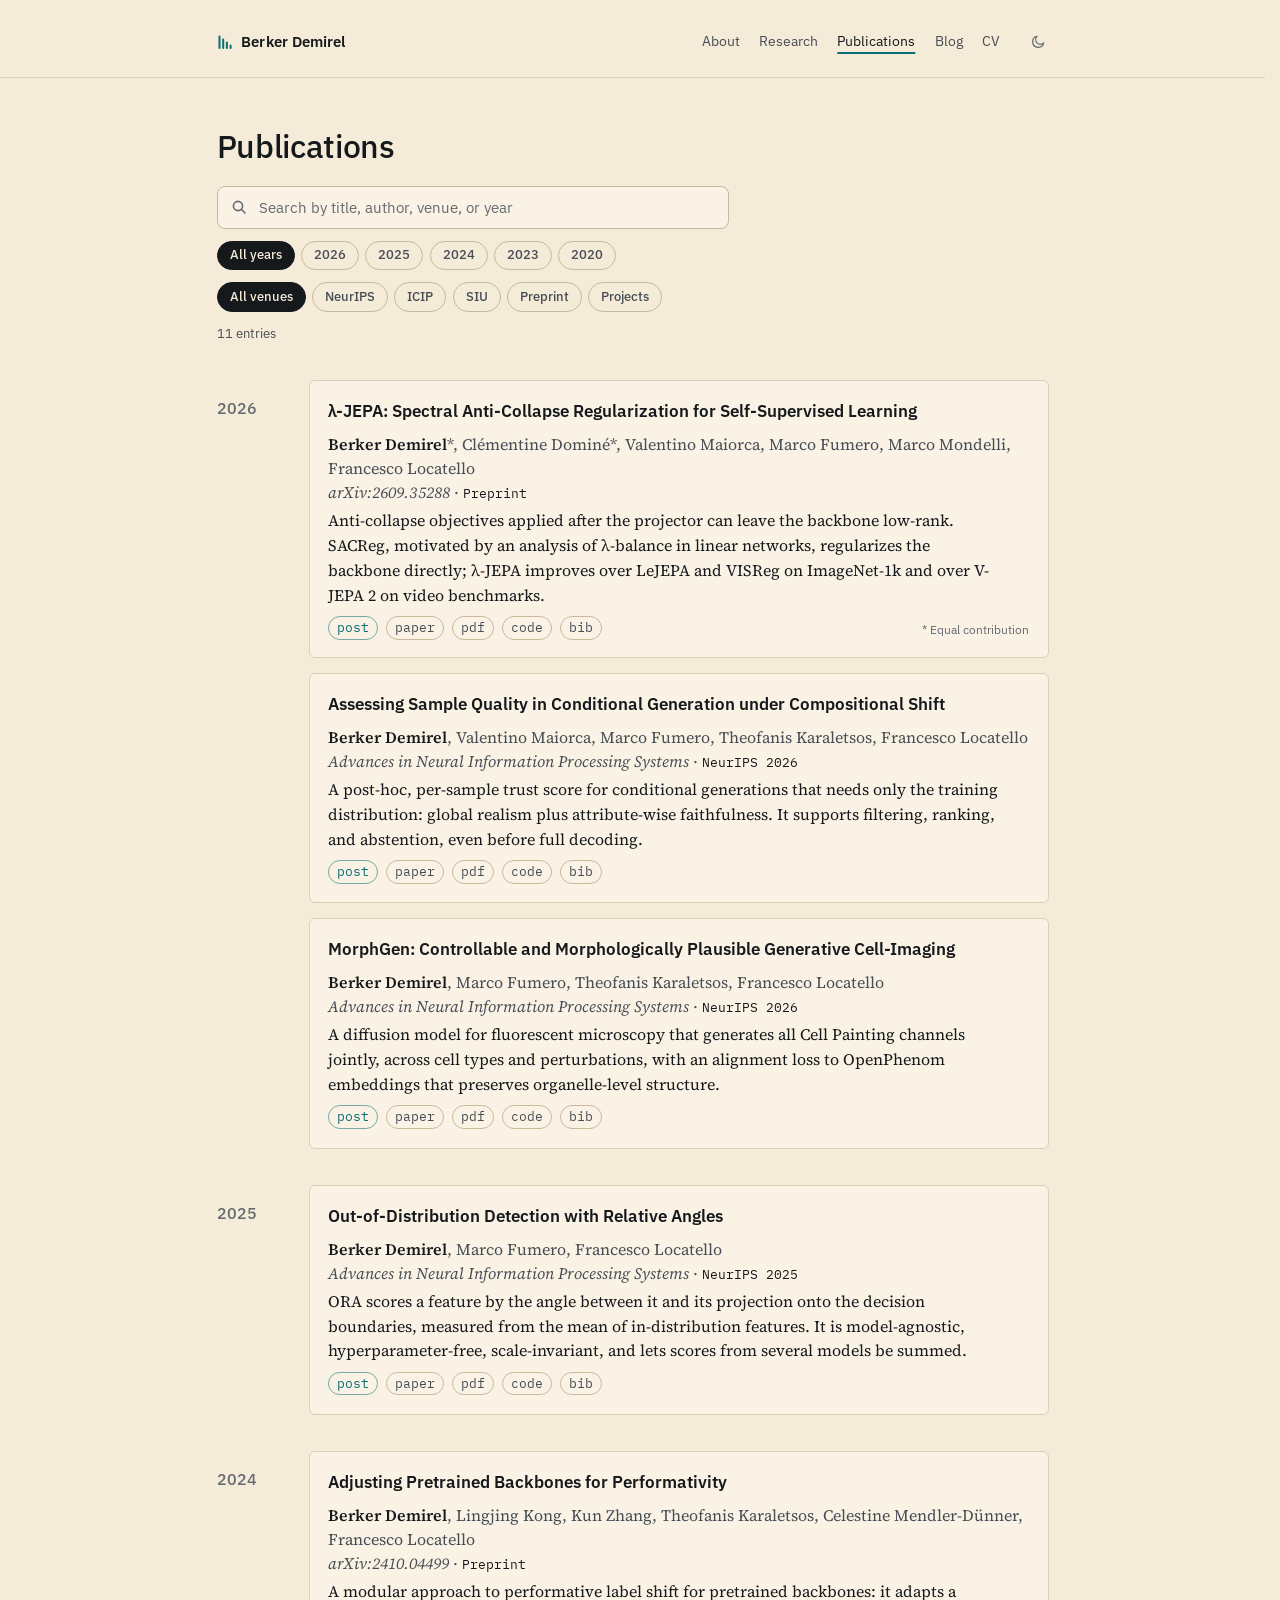
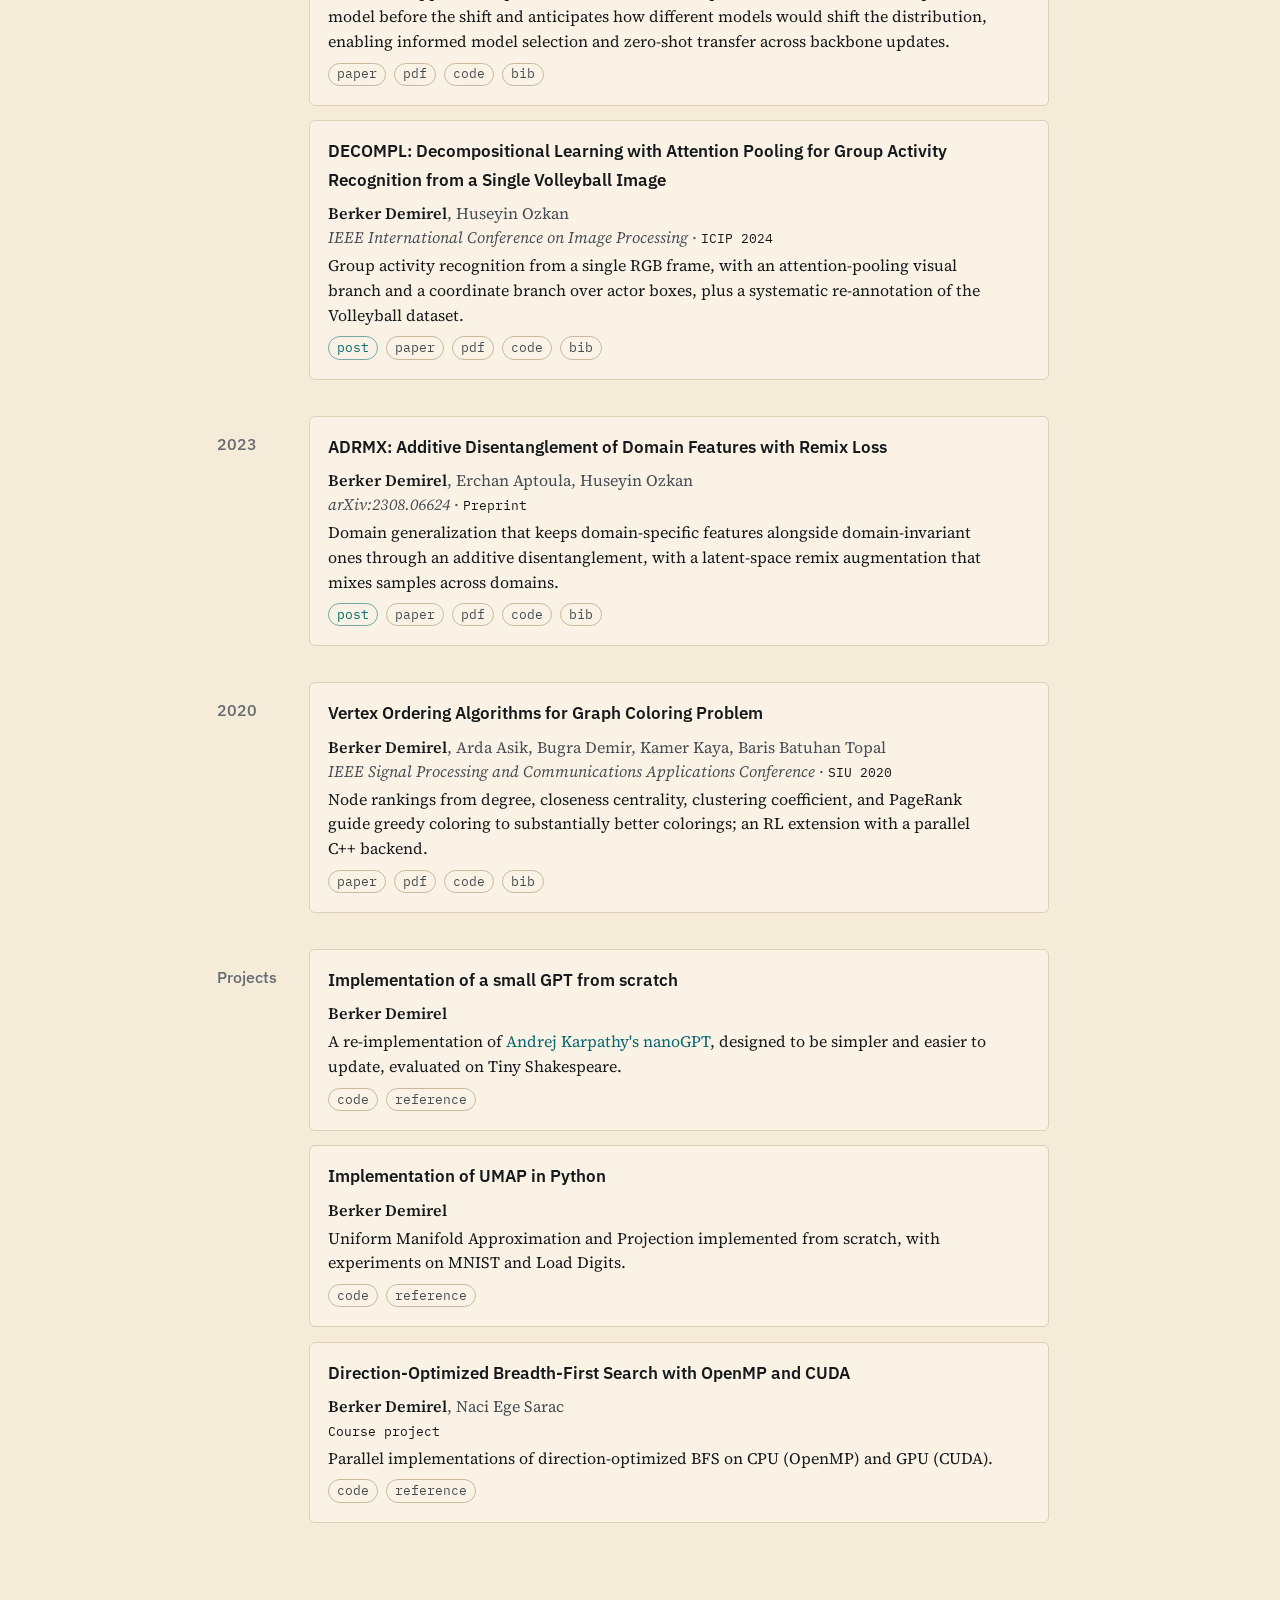
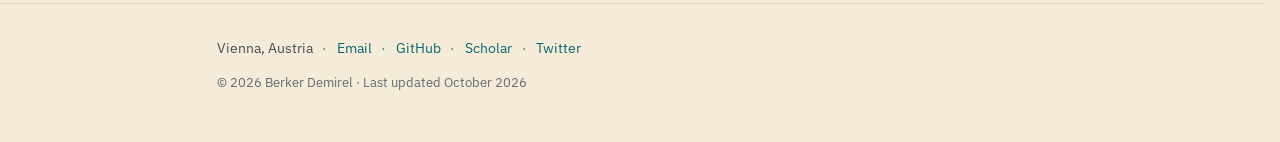
<file: publications/index.html>
<!doctype html>
<html lang="en">
<head>
  <meta charset="utf-8">
  <meta name="viewport" content="width=device-width, initial-scale=1">
  <title>Publications · Berker Demirel</title>
  <meta name="description" content="Publications and projects of Berker Demirel.">
  <meta name="author" content="Berker Demirel">
  <link rel="canonical" href="https://berkerdemirel.github.io/publications/">
  <meta name="theme-color" media="(prefers-color-scheme: light)" content="#f4ebd9">
  <meta name="theme-color" media="(prefers-color-scheme: dark)" content="#13171a">
  <meta property="og:title" content="Publications · Berker Demirel">
  <meta property="og:description" content="Publications and projects of Berker Demirel.">
  <meta property="og:type" content="website">
  <meta property="og:url" content="https://berkerdemirel.github.io/publications/">
  <link rel="icon" href="../favicon.svg" type="image/svg+xml">
  <script>
    (() => { try { const t = localStorage.getItem('theme'); if (t === 'light' || t === 'dark') document.documentElement.dataset.theme = t; } catch {} })();
  </script>
  <link rel="preconnect" href="https://fonts.googleapis.com">
  <link rel="preconnect" href="https://fonts.gstatic.com" crossorigin>
  <link rel="stylesheet" href="https://fonts.googleapis.com/css2?family=IBM+Plex+Mono:wght@400;500&family=IBM+Plex+Sans:wght@400;500;600&family=Source+Serif+4:ital,opsz,wght@0,8..60,400;0,8..60,600;1,8..60,400&display=swap">
  <link rel="stylesheet" href="../assets/css/site.css">
</head>
<body>
  <a class="skip" href="#main">Skip to content</a>
  <header class="site-head">
    <div class="wrap">
      <a class="brand" href="../">
        <svg class="mark" width="16" height="16" viewBox="0 0 16 16" aria-hidden="true"><path d="M2.5 14V2.5M6.2 14V5.5M9.9 14V8.5M13.6 14v-2.6" fill="none" stroke="currentColor" stroke-width="2" stroke-linecap="round"/></svg>
        Berker Demirel
      </a>
      <nav class="site-nav" aria-label="Site">
        <a href="../">About</a>
        <a href="../research/">Research</a>
        <a href="./" aria-current="page">Publications</a>
        <a href="../blog/">Blog</a>
        <a href="../cv/">CV</a>
      </nav>
      <button id="theme-toggle" class="theme-toggle" type="button" aria-label="Toggle dark mode">
        <svg class="icon-moon" width="16" height="16" viewBox="0 0 24 24" aria-hidden="true"><path d="M20.6 13.4A8.4 8.4 0 1 1 10.6 3.4a6.8 6.8 0 0 0 10 10Z" fill="none" stroke="currentColor" stroke-width="1.8" stroke-linejoin="round"/></svg>
        <svg class="icon-sun" width="16" height="16" viewBox="0 0 24 24" aria-hidden="true"><g fill="none" stroke="currentColor" stroke-width="1.8" stroke-linecap="round"><circle cx="12" cy="12" r="3.7"/><path d="M12 2.8v2.1M12 19.1v2.1M2.8 12h2.1M19.1 12h2.1M5.6 5.6l1.5 1.5M16.9 16.9l1.5 1.5M18.4 5.6l-1.5 1.5M7.1 16.9l-1.5 1.5"/></g></svg>
      </button>
    </div>
  </header>

  <main id="main" class="wrap">
    <header class="page-intro pub-head">
      <h1>Publications</h1>
      <div class="pub-filters" role="search">
        <label class="pub-search">
          <svg viewBox="0 0 16 16" aria-hidden="true"><circle cx="7" cy="7" r="4.6" fill="none" stroke="currentColor" stroke-width="1.6"/><path d="m10.5 10.5 3.5 3.5" stroke="currentColor" stroke-width="1.6" stroke-linecap="round"/></svg>
          <input type="search" placeholder="Search by title, author, venue, or year" aria-label="Search publications" autocomplete="off">
        </label>
        <div class="chip-row" role="group" aria-label="Filter by year" data-filter="year"></div>
        <div class="chip-row" role="group" aria-label="Filter by venue" data-filter="venue"></div>
        <p class="pub-count" aria-live="polite"></p>
      </div>
    </header>

    <section class="pub-year" aria-labelledby="y2026">
      <h2 id="y2026">2026</h2>
      <ul class="pub-list">
        <li data-year="2026" data-venue="Preprint">
          <article class="pub">
            <h3><a href="../blog/lambda-jepa/">λ-JEPA: Spectral Anti-Collapse Regularization for Self-Supervised Learning</a></h3>
            <p class="authors"><span class="me">Berker Demirel</span>*, <a href="https://clementinedomine.github.io/">Clémentine Dominé</a>*, <a href="https://vale.maiorca.xyz/">Valentino Maiorca</a>, <a href="https://openreview.net/profile?id=~Marco_Fumero1">Marco Fumero</a>, <a href="http://marcomondelli.com/">Marco Mondelli</a>, <a href="https://www.francescolocatello.com/">Francesco Locatello</a></p>
            <p class="venue"><em>arXiv:2609.35288</em> · <span class="tag">Preprint</span></p>
            <p class="summary">Anti-collapse objectives applied after the projector can leave the backbone low-rank. SACReg, motivated by an analysis of λ-balance in linear networks, regularizes the backbone directly; λ-JEPA improves over LeJEPA and VISReg on ImageNet-1k and over V-JEPA 2 on video benchmarks.</p>
            <div class="pub-foot">
              <div class="res">
                <a class="is-primary" href="../blog/lambda-jepa/">post</a>
                <a href="https://arxiv.org/abs/2609.35288">paper</a>
                <a href="https://arxiv.org/pdf/2609.35288">pdf</a>
                <a href="https://github.com/berkerdemirel/lambda-jepa">code</a>
                <a href="../refs/lambdajepa.bib">bib</a>
              </div>
              <p class="pub-note">* Equal contribution</p>
            </div>
          </article>
        </li>
        <li data-year="2026" data-venue="NeurIPS">
          <article class="pub">
            <h3><a href="../blog/sample-quality/">Assessing Sample Quality in Conditional Generation under Compositional Shift</a></h3>
            <p class="authors"><span class="me">Berker Demirel</span>, <a href="https://vale.maiorca.xyz/">Valentino Maiorca</a>, <a href="https://openreview.net/profile?id=~Marco_Fumero1">Marco Fumero</a>, <a href="https://karaletsos.com/">Theofanis Karaletsos</a>, <a href="https://www.francescolocatello.com/">Francesco Locatello</a></p>
            <p class="venue"><em>Advances in Neural Information Processing Systems</em> · <span class="tag">NeurIPS 2026</span></p>
            <p class="summary">A post-hoc, per-sample trust score for conditional generations that needs only the training distribution: global realism plus attribute-wise faithfulness. It supports filtering, ranking, and abstention, even before full decoding.</p>
            <div class="res">
              <a class="is-primary" href="../blog/sample-quality/">post</a>
              <a href="https://arxiv.org/abs/2606.09601">paper</a>
              <a href="https://arxiv.org/pdf/2606.09601">pdf</a>
              <a href="https://github.com/berkerdemirel/faithful-cond-gen">code</a>
              <a href="../refs/faithful.bib">bib</a>
            </div>
          </article>
        </li>
        <li data-year="2026" data-venue="NeurIPS">
          <article class="pub">
            <h3><a href="../blog/morphgen/">MorphGen: Controllable and Morphologically Plausible Generative Cell-Imaging</a></h3>
            <p class="authors"><span class="me">Berker Demirel</span>, <a href="https://openreview.net/profile?id=~Marco_Fumero1">Marco Fumero</a>, <a href="https://karaletsos.com/">Theofanis Karaletsos</a>, <a href="https://www.francescolocatello.com/">Francesco Locatello</a></p>
            <p class="venue"><em>Advances in Neural Information Processing Systems</em> · <span class="tag">NeurIPS 2026</span></p>
            <p class="summary">A diffusion model for fluorescent microscopy that generates all Cell Painting channels jointly, across cell types and perturbations, with an alignment loss to OpenPhenom embeddings that preserves organelle-level structure.</p>
            <div class="res">
              <a class="is-primary" href="../blog/morphgen/">post</a>
              <a href="https://arxiv.org/abs/2510.01298">paper</a>
              <a href="https://arxiv.org/pdf/2510.01298">pdf</a>
              <a href="https://github.com/czi-ai/MorphGen">code</a>
              <a href="../refs/morphgen.bib">bib</a>
            </div>
          </article>
        </li>
      </ul>
    </section>

    <section class="pub-year" aria-labelledby="y2025">
      <h2 id="y2025">2025</h2>
      <ul class="pub-list">
        <li data-year="2025" data-venue="NeurIPS">
          <article class="pub">
            <h3><a href="../blog/ora/">Out-of-Distribution Detection with Relative Angles</a></h3>
            <p class="authors"><span class="me">Berker Demirel</span>, <a href="https://openreview.net/profile?id=~Marco_Fumero1">Marco Fumero</a>, <a href="https://www.francescolocatello.com/">Francesco Locatello</a></p>
            <p class="venue"><em>Advances in Neural Information Processing Systems</em> · <span class="tag">NeurIPS 2025</span></p>
            <p class="summary">ORA scores a feature by the angle between it and its projection onto the decision boundaries, measured from the mean of in-distribution features. It is model-agnostic, hyperparameter-free, scale-invariant, and lets scores from several models be summed.</p>
            <div class="res">
              <a class="is-primary" href="../blog/ora/">post</a>
              <a href="https://openreview.net/forum?id=ul5mlXrLZb">paper</a>
              <a href="https://openreview.net/pdf?id=ul5mlXrLZb">pdf</a>
              <a href="https://github.com/berkerdemirel/ORA-OOD-Detection-with-Relative-Angles/">code</a>
              <a href="../refs/ora.bib">bib</a>
            </div>
          </article>
        </li>
      </ul>
    </section>

    <section class="pub-year" aria-labelledby="y2024">
      <h2 id="y2024">2024</h2>
      <ul class="pub-list">
        <li data-year="2024" data-venue="Preprint">
          <article class="pub">
            <h3><a href="https://arxiv.org/abs/2410.04499">Adjusting Pretrained Backbones for Performativity</a></h3>
            <p class="authors"><span class="me">Berker Demirel</span>, <a href="https://lingjing-kong.github.io/">Lingjing Kong</a>, <a href="https://www.andrew.cmu.edu/user/kunz1/">Kun Zhang</a>, <a href="https://karaletsos.com/">Theofanis Karaletsos</a>, <a href="https://celestine.ai/">Celestine Mendler-Dünner</a>, <a href="https://www.francescolocatello.com/">Francesco Locatello</a></p>
            <p class="venue"><em>arXiv:2410.04499</em> · <span class="tag">Preprint</span></p>
            <p class="summary">A modular approach to performative label shift for pretrained backbones: it adapts a model before the shift and anticipates how different models would shift the distribution, enabling informed model selection and zero-shot transfer across backbone updates.</p>
            <div class="res">
              <a href="https://arxiv.org/abs/2410.04499">paper</a>
              <a href="https://arxiv.org/pdf/2410.04499">pdf</a>
              <a href="https://github.com/berkerdemirel/Adjusting-Pretrained-Backbones-for-Performativity">code</a>
              <a href="../refs/pap.bib">bib</a>
            </div>
          </article>
        </li>
        <li data-year="2024" data-venue="ICIP">
          <article class="pub">
            <h3><a href="../blog/decompl/">DECOMPL: Decompositional Learning with Attention Pooling for Group Activity Recognition from a Single Volleyball Image</a></h3>
            <p class="authors"><span class="me">Berker Demirel</span>, <a href="https://fens.sabanciuniv.edu/tr/faculty-members/detail/3026">Huseyin Ozkan</a></p>
            <p class="venue"><em>IEEE International Conference on Image Processing</em> · <span class="tag">ICIP 2024</span></p>
            <p class="summary">Group activity recognition from a single RGB frame, with an attention-pooling visual branch and a coordinate branch over actor boxes, plus a systematic re-annotation of the Volleyball dataset.</p>
            <div class="res">
              <a class="is-primary" href="../blog/decompl/">post</a>
              <a href="https://arxiv.org/abs/2303.06439">paper</a>
              <a href="https://arxiv.org/pdf/2303.06439.pdf">pdf</a>
              <a href="https://github.com/berkerdemirel/decompl">code</a>
              <a href="../refs/decompl.bib">bib</a>
            </div>
          </article>
        </li>
      </ul>
    </section>

    <section class="pub-year" aria-labelledby="y2023">
      <h2 id="y2023">2023</h2>
      <ul class="pub-list">
        <li data-year="2023" data-venue="Preprint">
          <article class="pub">
            <h3><a href="../blog/adrmx/">ADRMX: Additive Disentanglement of Domain Features with Remix Loss</a></h3>
            <p class="authors"><span class="me">Berker Demirel</span>, <a href="https://sites.google.com/view/erchan-aptoula/">Erchan Aptoula</a>, <a href="https://fens.sabanciuniv.edu/tr/faculty-members/detail/3026">Huseyin Ozkan</a></p>
            <p class="venue"><em>arXiv:2308.06624</em> · <span class="tag">Preprint</span></p>
            <p class="summary">Domain generalization that keeps domain-specific features alongside domain-invariant ones through an additive disentanglement, with a latent-space remix augmentation that mixes samples across domains.</p>
            <div class="res">
              <a class="is-primary" href="../blog/adrmx/">post</a>
              <a href="https://arxiv.org/abs/2308.06624">paper</a>
              <a href="https://arxiv.org/pdf/2308.06624.pdf">pdf</a>
              <a href="https://github.com/berkerdemirel/adrmx">code</a>
              <a href="../refs/adrmx.bib">bib</a>
            </div>
          </article>
        </li>
      </ul>
    </section>

    <section class="pub-year" aria-labelledby="y2020">
      <h2 id="y2020">2020</h2>
      <ul class="pub-list">
        <li data-year="2020" data-venue="SIU">
          <article class="pub">
            <h3><a href="https://ieeexplore.ieee.org/abstract/document/9302296">Vertex Ordering Algorithms for Graph Coloring Problem</a></h3>
            <p class="authors"><span class="me">Berker Demirel</span>, <a href="https://www.linkedin.com/in/ardaasik/">Arda Asik</a>, <a href="https://www.linkedin.com/in/bdemir97/">Bugra Demir</a>, <a href="https://people.sabanciuniv.edu/kaya/">Kamer Kaya</a>, <a href="https://www.linkedin.com/in/barisbatuhan/?originalSubdomain=tr">Baris Batuhan Topal</a></p>
            <p class="venue"><em>IEEE Signal Processing and Communications Applications Conference</em> · <span class="tag">SIU 2020</span></p>
            <p class="summary">Node rankings from degree, closeness centrality, clustering coefficient, and PageRank guide greedy coloring to substantially better colorings; an RL extension with a parallel C++ backend.</p>
            <div class="res">
              <a href="https://ieeexplore.ieee.org/abstract/document/9302296">paper</a>
              <a href="https://arxiv.org/pdf/2008.11454.pdf">pdf</a>
              <a href="https://github.com/barisbatuhan/Graph_Coloring_with_RL">code</a>
              <a href="../refs/voagcp.bib">bib</a>
            </div>
          </article>
        </li>
      </ul>
    </section>

    <section class="pub-year" aria-labelledby="yprojects">
      <h2 id="yprojects">Projects</h2>
      <ul class="pub-list">
        <li data-year="" data-venue="Project">
          <article class="pub">
            <h3><a href="https://github.com/berkerdemirel/GPT-from-scratch">Implementation of a small GPT from scratch</a></h3>
            <p class="authors"><span class="me">Berker Demirel</span></p>
            <p class="summary">A re-implementation of <a href="https://karpathy.ai/">Andrej Karpathy's</a> <a href="https://github.com/karpathy/nanoGPT">nanoGPT</a>, designed to be simpler and easier to update, evaluated on Tiny Shakespeare.</p>
            <div class="res">
              <a href="https://github.com/berkerdemirel/GPT-from-scratch">code</a>
              <a href="https://d4mucfpksywv.cloudfront.net/better-language-models/language_models_are_unsupervised_multitask_learners.pdf">reference</a>
            </div>
          </article>
        </li>
        <li data-year="" data-venue="Project">
          <article class="pub">
            <h3><a href="https://github.com/berkerdemirel/UMAP">Implementation of UMAP in Python</a></h3>
            <p class="authors"><span class="me">Berker Demirel</span></p>
            <p class="summary">Uniform Manifold Approximation and Projection implemented from scratch, with experiments on MNIST and Load Digits.</p>
            <div class="res">
              <a href="https://github.com/berkerdemirel/UMAP">code</a>
              <a href="https://arxiv.org/pdf/1802.03426.pdf">reference</a>
            </div>
          </article>
        </li>
        <li data-year="" data-venue="Project">
          <article class="pub">
            <h3><a href="https://github.com/berkerdemirel/Parallel-Breadth-First-Search-OpenMP-and-CUDA">Direction-Optimized Breadth-First Search with OpenMP and CUDA</a></h3>
            <p class="authors"><span class="me">Berker Demirel</span>, <a href="https://egesarac.github.io/">Naci Ege Sarac</a></p>
            <p class="venue"><span class="tag">Course project</span></p>
            <p class="summary">Parallel implementations of direction-optimized BFS on CPU (OpenMP) and GPU (CUDA).</p>
            <div class="res">
              <a href="https://github.com/berkerdemirel/Parallel-Breadth-First-Search-OpenMP-and-CUDA">code</a>
              <a href="https://scottbeamer.net/pubs/beamer-sc2012.pdf">reference</a>
            </div>
          </article>
        </li>
      </ul>
    </section>

    <p class="pub-empty" hidden>No publications match. Try a different search or filter.</p>
  </main>

  <footer class="site-foot">
    <div class="wrap">
      <ul class="meta-row">
        <li>Vienna, Austria</li>
        <li><a href="mailto:berker.demirel@ist.ac.at">Email</a></li>
        <li><a href="https://github.com/berkerdemirel/">GitHub</a></li>
        <li><a href="https://scholar.google.com/citations?user=5Hz3S3oAAAAJ&amp;hl=en&amp;oi=ao">Scholar</a></li>
        <li><a href="https://x.com/berkerdemirel97">Twitter</a></li>
      </ul>
      <p class="colophon">© 2026 Berker Demirel · Last updated October 2026</p>
    </div>
  </footer>
  <script src="../assets/js/site.js" defer></script>
  <script src="../assets/js/publications.js" defer></script>
</body>
</html>
</file>
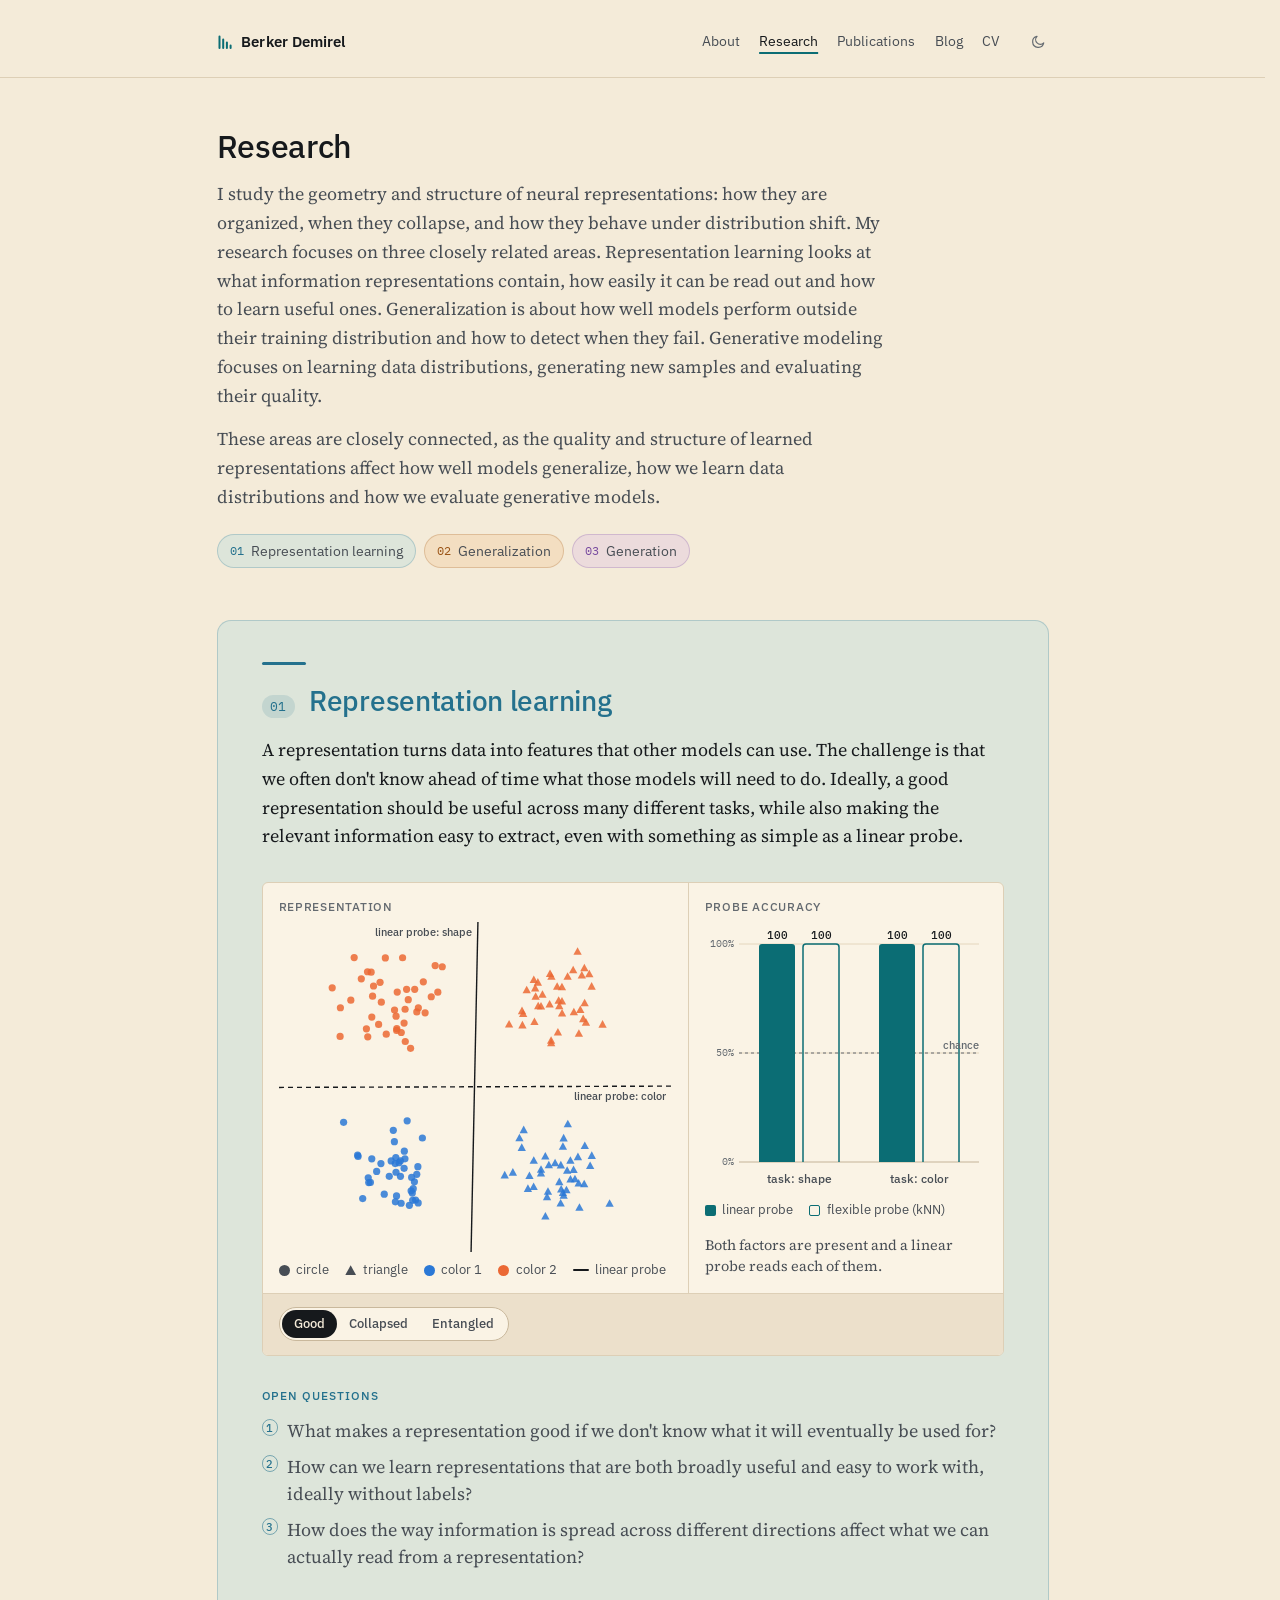
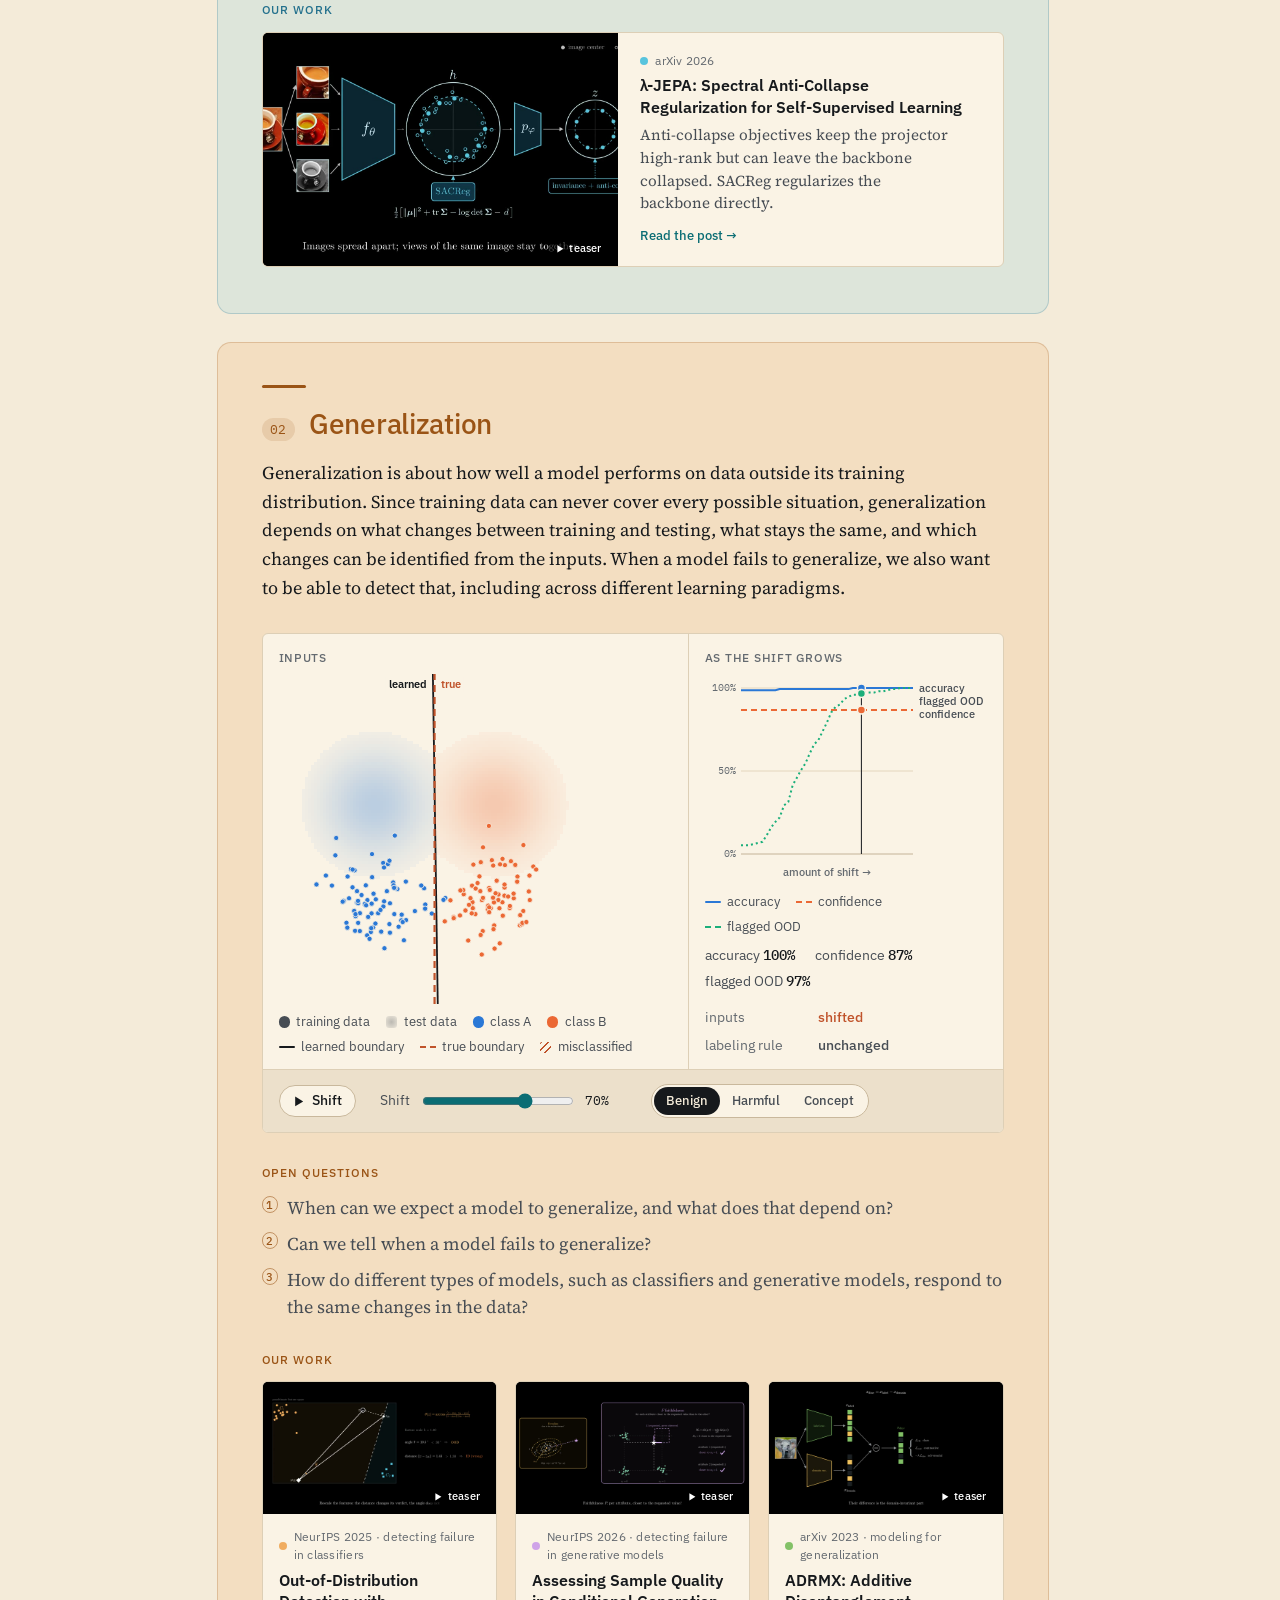
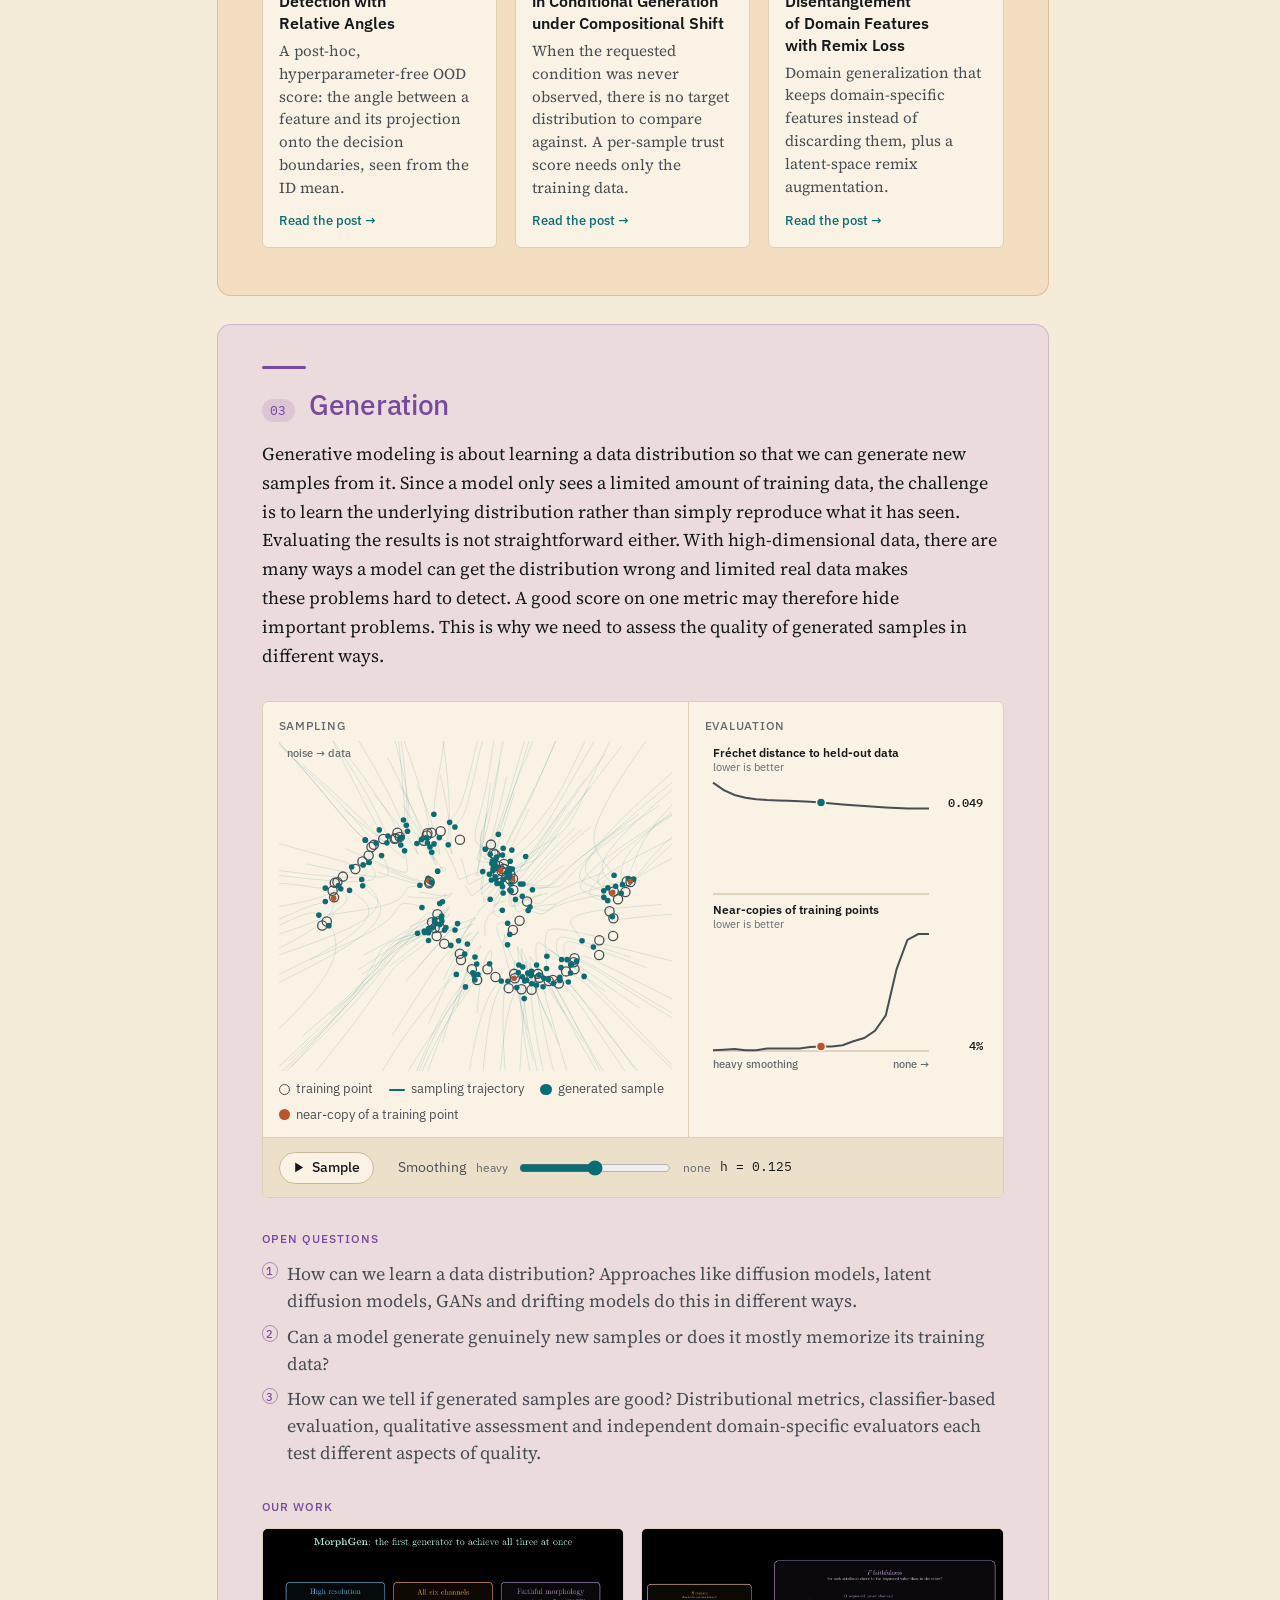
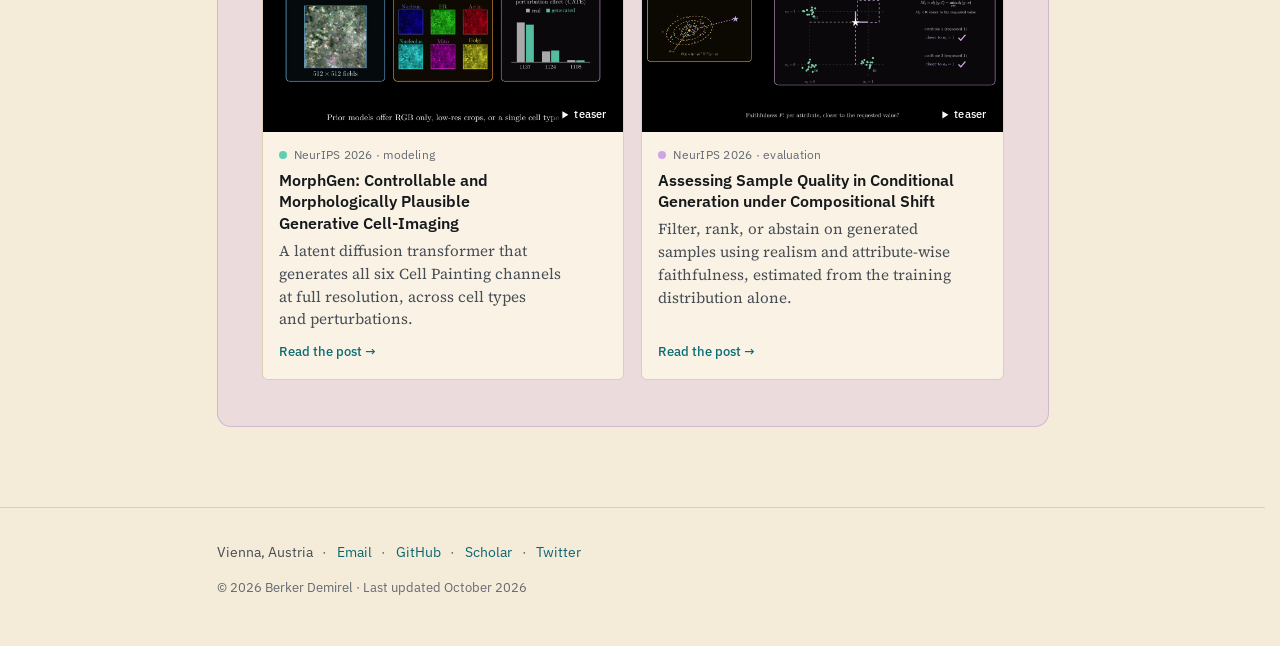
<file: research/index.html>
<!doctype html>
<html lang="en">
<head>
  <meta charset="utf-8">
  <meta name="viewport" content="width=device-width, initial-scale=1">
  <title>Research · Berker Demirel</title>
  <meta name="description" content="Research of Berker Demirel: representation learning, generalization, and generative modeling, with interactive sketches and paper explainers.">
  <meta name="author" content="Berker Demirel">
  <link rel="canonical" href="https://berkerdemirel.github.io/research/">
  <meta name="theme-color" media="(prefers-color-scheme: light)" content="#f4ebd9">
  <meta name="theme-color" media="(prefers-color-scheme: dark)" content="#13171a">
  <meta property="og:title" content="Research · Berker Demirel">
  <meta property="og:description" content="Representation learning, generalization, and generative modeling, with interactive sketches and paper explainers.">
  <meta property="og:type" content="website">
  <meta property="og:url" content="https://berkerdemirel.github.io/research/">
  <meta property="og:image" content="https://berkerdemirel.github.io/blog/lambda-jepa/poster.jpg">
  <link rel="icon" href="../favicon.svg" type="image/svg+xml">
  <script>
    (() => { try { const t = localStorage.getItem('theme'); if (t === 'light' || t === 'dark') document.documentElement.dataset.theme = t; } catch {} })();
  </script>
  <link rel="preconnect" href="https://fonts.googleapis.com">
  <link rel="preconnect" href="https://fonts.gstatic.com" crossorigin>
  <link rel="stylesheet" href="https://fonts.googleapis.com/css2?family=IBM+Plex+Mono:wght@400;500&family=IBM+Plex+Sans:wght@400;500;600&family=Source+Serif+4:ital,opsz,wght@0,8..60,400;0,8..60,600;1,8..60,400&display=swap">
  <link rel="stylesheet" href="../assets/css/site.css">
</head>
<body>
  <a class="skip" href="#main">Skip to content</a>
  <header class="site-head">
    <div class="wrap">
      <a class="brand" href="../">
        <svg class="mark" width="16" height="16" viewBox="0 0 16 16" aria-hidden="true"><path d="M2.5 14V2.5M6.2 14V5.5M9.9 14V8.5M13.6 14v-2.6" fill="none" stroke="currentColor" stroke-width="2" stroke-linecap="round"/></svg>
        Berker Demirel
      </a>
      <nav class="site-nav" aria-label="Site">
        <a href="../">About</a>
        <a href="./" aria-current="page">Research</a>
        <a href="../publications/">Publications</a>
        <a href="../blog/">Blog</a>
        <a href="../cv/">CV</a>
      </nav>
      <button id="theme-toggle" class="theme-toggle" type="button" aria-label="Toggle dark mode">
        <svg class="icon-moon" width="16" height="16" viewBox="0 0 24 24" aria-hidden="true"><path d="M20.6 13.4A8.4 8.4 0 1 1 10.6 3.4a6.8 6.8 0 0 0 10 10Z" fill="none" stroke="currentColor" stroke-width="1.8" stroke-linejoin="round"/></svg>
        <svg class="icon-sun" width="16" height="16" viewBox="0 0 24 24" aria-hidden="true"><g fill="none" stroke="currentColor" stroke-width="1.8" stroke-linecap="round"><circle cx="12" cy="12" r="3.7"/><path d="M12 2.8v2.1M12 19.1v2.1M2.8 12h2.1M19.1 12h2.1M5.6 5.6l1.5 1.5M16.9 16.9l1.5 1.5M18.4 5.6l-1.5 1.5M7.1 16.9l-1.5 1.5"/></g></svg>
      </button>
    </div>
  </header>

  <main id="main" class="wrap">
    <header class="page-intro">
      <h1>Research</h1>
      <p>I study the geometry and structure of neural representations: how they are organized, when they collapse, and how they behave under distribution shift. My research focuses on three closely related areas. Representation learning looks at what information representations contain, how easily it can be read out and how to learn useful ones. Generalization is about how well models perform outside their training distribution and how to detect when they fail. Generative modeling focuses on learning data distributions, generating new samples and evaluating their quality.</p>
      <p>These areas are closely connected, as the quality and structure of learned representations affect how well models generalize, how we learn data distributions and how we evaluate generative models.</p>
      <ul class="theme-nav" aria-label="Areas">
        <li><a href="#representation"><span class="num">01</span>Representation learning</a></li>
        <li><a href="#generalization"><span class="num">02</span>Generalization</a></li>
        <li><a href="#generation"><span class="num">03</span>Generation</a></li>
      </ul>
    </header>

    <!-- ===================================================== 01 Representation learning -->
    <section class="theme" id="representation" aria-labelledby="t1">
      <h2 id="t1" class="theme-title"><span class="num">01</span>Representation learning</h2>
      <div class="definition">
          <p>A representation turns data into features that other models can use. The challenge is that we often don't know ahead of time what those models will need to do. Ideally, a good representation should be useful across many different tasks, while also making the relevant information easy to extract, even with something as simple as a linear probe.</p>
      </div>

      <figure class="viz" data-viz="desiderata">
        <div class="viz-stage">
          <div class="viz-panel">
            <h3>Representation</h3>
            <canvas data-role="rep" role="img" aria-label="Two-dimensional representation of inputs that differ in shape and color, with the decision lines of linear probes for each factor."></canvas>
            <ul class="viz-legend">
              <li><span class="sw" style="color: var(--ink-soft)"></span>circle</li>
              <li><span class="sw is-tri" style="color: var(--ink-soft)"></span>triangle</li>
              <li><span class="sw" style="color: var(--series-1)"></span>color 1</li>
              <li><span class="sw" style="color: var(--series-2)"></span>color 2</li>
              <li><span class="sw is-line" style="color: var(--ink)"></span>linear probe</li>
            </ul>
          </div>
          <div class="viz-panel">
            <h3>Probe accuracy</h3>
            <canvas data-role="probes" role="img" aria-label="Bar chart of linear and flexible probe accuracy for the shape task and the color task."></canvas>
            <ul class="viz-legend">
              <li><span class="sw is-bar" style="color: var(--accent)"></span>linear probe</li>
              <li><span class="sw is-bar is-ring" style="color: var(--accent)"></span>flexible probe (kNN)</li>
            </ul>
            <p class="viz-note" data-read="verdict" aria-live="polite"></p>
          </div>
        </div>
        <div class="viz-controls">
          <div class="seg" role="group" aria-label="Representation">
            <button type="button" data-value="good" aria-pressed="true">Good</button>
            <button type="button" data-value="collapsed" aria-pressed="false">Collapsed</button>
            <button type="button" data-value="entangled" aria-pressed="false">Entangled</button>
          </div>
        </div>
      </figure>

      <div class="theme-block">
        <p class="kicker">Open questions</p>
        <ul class="questions">
            <li>What makes a representation good if we don't know what it will eventually be used for?</li>
            <li>How can we learn representations that are both broadly useful and easy to work with, ideally without labels?</li>
            <li>How does the way information is spread across different directions affect what we can actually read from a representation?</li>
          </ul>
      </div>

      <div class="theme-block">
        <p class="kicker">Our work</p>
      <ul class="card-grid is-single">
        <li>
          <article class="paper-card" data-preview style="--hue: #58c4dd">
            <div class="thumb">
              <img src="../blog/lambda-jepa/poster.jpg" alt="" width="1280" height="720" loading="lazy">
              <video src="../blog/lambda-jepa/teaser.mp4" muted loop playsinline preload="none" aria-hidden="true"></video>
              <span class="badge"><svg viewBox="0 0 12 12" aria-hidden="true"><path d="M3 1.5v9l7.5-4.5z" fill="currentColor"/></svg>teaser</span>
            </div>
            <div class="body">
              <p class="meta"><span class="dot"></span>arXiv 2026</p>
              <h3><a href="../blog/lambda-jepa/">λ-JEPA: Spectral Anti-Collapse Regularization for Self-Supervised Learning</a></h3>
              <p>Anti-collapse objectives keep the projector high-rank but can leave the backbone collapsed. SACReg regularizes the backbone directly.</p>
              <span class="read">Read the post →</span>
            </div>
          </article>
        </li>
      </ul>
      </div>
    </section>

    <!-- ===================================================== 02 Generalization -->
    <section class="theme" id="generalization" aria-labelledby="t2">
      <h2 id="t2" class="theme-title"><span class="num">02</span>Generalization</h2>
      <div class="definition">
          <p>Generalization is about how well a model performs on data outside its training distribution. Since training data can never cover every possible situation, generalization depends on what changes between training and testing, what stays the same, and which changes can be identified from the inputs. When a model fails to generalize, we also want to be able to detect that, including across different learning paradigms.</p>
      </div>

      <figure class="viz" data-viz="shift">
        <div class="viz-stage">
          <div class="viz-panel">
            <h3>Inputs</h3>
            <canvas data-role="inputs" role="img" aria-label="Input space. Dots are the fixed training data; the shaded region is the test distribution, colored by its true class, with the part the classifier gets wrong hatched. The solid line is the learned boundary and the dashed line the true boundary of the test data."></canvas>
            <ul class="viz-legend">
              <li><span class="sw" style="color: var(--ink-soft)"></span>training data</li>
              <li><span class="sw is-bar test-shade"></span>test data</li>
              <li><span class="sw" style="color: var(--series-1)"></span>class A</li>
              <li><span class="sw" style="color: var(--series-2)"></span>class B</li>
              <li><span class="sw is-line" style="color: var(--ink)"></span>learned boundary</li>
              <li><span class="sw is-dash" style="color: var(--warm)"></span>true boundary</li>
              <li><span class="sw is-bar hatch"></span>misclassified</li>
            </ul>
          </div>
          <div class="viz-panel">
            <h3>As the shift grows</h3>
            <canvas data-role="curves" role="img" aria-label="Line chart of accuracy, mean confidence, and the share of inputs flagged as out-of-distribution, as a function of the amount of shift."></canvas>
            <ul class="viz-legend">
              <li><span class="sw is-line" style="color: var(--series-1)"></span>accuracy</li>
              <li><span class="sw is-dash" style="color: var(--series-2)"></span>confidence</li>
              <li><span class="sw is-dash" style="color: var(--series-3)"></span>flagged OOD</li>
            </ul>
            <div class="viz-readout" aria-live="polite">
              <span>accuracy <b data-read="acc">–</b></span>
              <span>confidence <b data-read="conf">–</b></span>
              <span>flagged OOD <b data-read="ood">–</b></span>
            </div>
            <dl class="viz-status" aria-live="polite">
              <div><dt>inputs</dt><dd data-read="inputs">–</dd></div>
              <div><dt>labeling rule</dt><dd data-read="rule">–</dd></div>
            </dl>
          </div>
        </div>
        <div class="viz-controls">
          <button class="btn" type="button" data-role="play" aria-pressed="false"></button>
          <label>Shift <input type="range" min="0" max="100" value="70" aria-label="Amount of shift"> <output>70%</output></label>
          <div class="seg" role="group" aria-label="Kind of shift">
            <button type="button" data-value="benign" aria-pressed="true">Benign</button>
            <button type="button" data-value="harmful" aria-pressed="false">Harmful</button>
            <button type="button" data-value="concept" aria-pressed="false">Concept</button>
          </div>
        </div>
      </figure>

      <div class="theme-block">
        <p class="kicker">Open questions</p>
        <ul class="questions">
            <li>When can we expect a model to generalize, and what does that depend on?</li>
            <li>Can we tell when a model fails to generalize?</li>
            <li>How do different types of models, such as classifiers and generative models, respond to the same changes in the data?</li>
          </ul>
      </div>

      <div class="theme-block">
        <p class="kicker">Our work</p>
      <ul class="card-grid">
        <li>
          <article class="paper-card" data-preview style="--hue: #f0ac5f">
            <div class="thumb">
              <img src="../blog/ora/poster.jpg" alt="" width="1280" height="720" loading="lazy">
              <video src="../blog/ora/teaser.mp4" muted loop playsinline preload="none" aria-hidden="true"></video>
              <span class="badge"><svg viewBox="0 0 12 12" aria-hidden="true"><path d="M3 1.5v9l7.5-4.5z" fill="currentColor"/></svg>teaser</span>
            </div>
            <div class="body">
              <p class="meta"><span class="dot"></span>NeurIPS 2025 · detecting failure in classifiers</p>
              <h3><a href="../blog/ora/">Out-of-Distribution Detection with Relative Angles</a></h3>
              <p>A post-hoc, hyperparameter-free OOD score: the angle between a feature and its projection onto the decision boundaries, seen from the ID mean.</p>
              <span class="read">Read the post →</span>
            </div>
          </article>
        </li>
        <li>
          <article class="paper-card" data-preview style="--hue: #cfa3e8">
            <div class="thumb">
              <img src="../blog/sample-quality/poster.jpg" alt="" width="1280" height="720" loading="lazy">
              <video src="../blog/sample-quality/teaser.mp4" muted loop playsinline preload="none" aria-hidden="true"></video>
              <span class="badge"><svg viewBox="0 0 12 12" aria-hidden="true"><path d="M3 1.5v9l7.5-4.5z" fill="currentColor"/></svg>teaser</span>
            </div>
            <div class="body">
              <p class="meta"><span class="dot"></span>NeurIPS 2026 · detecting failure in generative models</p>
              <h3><a href="../blog/sample-quality/">Assessing Sample Quality in Conditional Generation under Compositional Shift</a></h3>
              <p>When the requested condition was never observed, there is no target distribution to compare against. A per-sample trust score needs only the training data.</p>
              <span class="read">Read the post →</span>
            </div>
          </article>
        </li>
        <li>
          <article class="paper-card" data-preview style="--hue: #83c167">
            <div class="thumb">
              <img src="../blog/adrmx/poster.jpg" alt="" width="1280" height="720" loading="lazy">
              <video src="../blog/adrmx/teaser.mp4" muted loop playsinline preload="none" aria-hidden="true"></video>
              <span class="badge"><svg viewBox="0 0 12 12" aria-hidden="true"><path d="M3 1.5v9l7.5-4.5z" fill="currentColor"/></svg>teaser</span>
            </div>
            <div class="body">
              <p class="meta"><span class="dot"></span>arXiv 2023 · modeling for generalization</p>
              <h3><a href="../blog/adrmx/">ADRMX: Additive Disentanglement of Domain Features with Remix Loss</a></h3>
              <p>Domain generalization that keeps domain-specific features instead of discarding them, plus a latent-space remix augmentation.</p>
              <span class="read">Read the post →</span>
            </div>
          </article>
        </li>
      </ul>
      </div>
    </section>

    <!-- ===================================================== 03 Generation -->
    <section class="theme" id="generation" aria-labelledby="t3">
      <h2 id="t3" class="theme-title"><span class="num">03</span>Generation</h2>
      <div class="definition">
          <p>Generative modeling is about learning a data distribution so that we can generate new samples from it. Since a model only sees a limited amount of training data, the challenge is to learn the underlying distribution rather than simply reproduce what it has seen. Evaluating the results is not straightforward either. With high-dimensional data, there are many ways a model can get the distribution wrong and limited real data makes these problems hard to detect. A good score on one metric may therefore hide important problems. This is why we need to assess the quality of generated samples in different ways.</p>
      </div>

      <figure class="viz" data-viz="generative">
        <div class="viz-stage">
          <div class="viz-panel">
            <h3>Sampling</h3>
            <canvas data-role="samples" role="img" aria-label="Diffusion sampling on two-moons data: trajectories from noise to data, training points as rings, generated samples as dots, and near-copies of training points highlighted."></canvas>
            <ul class="viz-legend">
              <li><span class="sw is-ring" style="color: var(--ink-soft)"></span>training point</li>
              <li><span class="sw is-line" style="color: var(--accent)"></span>sampling trajectory</li>
              <li><span class="sw" style="color: var(--accent)"></span>generated sample</li>
              <li><span class="sw" style="color: var(--warm)"></span>near-copy of a training point</li>
            </ul>
          </div>
          <div class="viz-panel">
            <h3>Evaluation</h3>
            <canvas data-role="metrics" role="img" aria-label="Two small line charts across the amount of smoothing: Fréchet distance to held-out data and the share of near-copies of training points."></canvas>
          </div>
        </div>
        <div class="viz-controls">
          <button class="btn" type="button" data-role="resample">
            <svg viewBox="0 0 12 12" aria-hidden="true"><path d="M3 1.5v9l7.5-4.5z" fill="currentColor"/></svg>Sample
          </button>
          <label class="is-ranged"><span class="range-name">Smoothing</span> <span class="range-end is-lo">heavy</span><input type="range" min="0" max="100" value="50" aria-label="Amount of smoothing of the learned distribution, from heavy to none"><span class="range-end is-hi">none</span> <output>h</output></label>
        </div>
      </figure>

      <div class="theme-block">
        <p class="kicker">Open questions</p>
        <ul class="questions">
            <li>How can we learn a data distribution? Approaches like diffusion models, latent diffusion models, GANs and drifting models do this in different ways.</li>
            <li>Can a model generate genuinely new samples or does it mostly memorize its training data?</li>
            <li>How can we tell if generated samples are good? Distributional metrics, classifier-based evaluation, qualitative assessment and independent domain-specific evaluators each test different aspects of quality.</li>
          </ul>
      </div>

      <div class="theme-block">
        <p class="kicker">Our work</p>
      <ul class="card-grid">
        <li>
          <article class="paper-card" data-preview style="--hue: #5cd0b3">
            <div class="thumb">
              <img src="../blog/morphgen/poster.jpg" alt="" width="1280" height="720" loading="lazy">
              <video src="../blog/morphgen/teaser.mp4" muted loop playsinline preload="none" aria-hidden="true"></video>
              <span class="badge"><svg viewBox="0 0 12 12" aria-hidden="true"><path d="M3 1.5v9l7.5-4.5z" fill="currentColor"/></svg>teaser</span>
            </div>
            <div class="body">
              <p class="meta"><span class="dot"></span>NeurIPS 2026 · modeling</p>
              <h3><a href="../blog/morphgen/">MorphGen: Controllable and Morphologically Plausible Generative Cell-Imaging</a></h3>
              <p>A latent diffusion transformer that generates all six Cell Painting channels at full resolution, across cell types and perturbations.</p>
              <span class="read">Read the post →</span>
            </div>
          </article>
        </li>
        <li>
          <article class="paper-card" data-preview style="--hue: #cfa3e8">
            <div class="thumb">
              <img src="../blog/sample-quality/poster.jpg" alt="" width="1280" height="720" loading="lazy">
              <video src="../blog/sample-quality/teaser.mp4" muted loop playsinline preload="none" aria-hidden="true"></video>
              <span class="badge"><svg viewBox="0 0 12 12" aria-hidden="true"><path d="M3 1.5v9l7.5-4.5z" fill="currentColor"/></svg>teaser</span>
            </div>
            <div class="body">
              <p class="meta"><span class="dot"></span>NeurIPS 2026 · evaluation</p>
              <h3><a href="../blog/sample-quality/">Assessing Sample Quality in Conditional Generation under Compositional Shift</a></h3>
              <p>Filter, rank, or abstain on generated samples using realism and attribute-wise faithfulness, estimated from the training distribution alone.</p>
              <span class="read">Read the post →</span>
            </div>
          </article>
        </li>
      </ul>
      </div>
    </section>
  </main>

  <footer class="site-foot">
    <div class="wrap">
      <ul class="meta-row">
        <li>Vienna, Austria</li>
        <li><a href="mailto:berker.demirel@ist.ac.at">Email</a></li>
        <li><a href="https://github.com/berkerdemirel/">GitHub</a></li>
        <li><a href="https://scholar.google.com/citations?user=5Hz3S3oAAAAJ&amp;hl=en&amp;oi=ao">Scholar</a></li>
        <li><a href="https://x.com/berkerdemirel97">Twitter</a></li>
      </ul>
      <p class="colophon">© 2026 Berker Demirel · Last updated October 2026</p>
    </div>
  </footer>
  <script src="../assets/js/site.js" defer></script>
  <script src="../assets/js/research-viz.js" defer></script>
</body>
</html>
</file>
<file: assets/css/site.css>
/* ==========================================================================
   berkerdemirel.github.io: site stylesheet
   Light/dark tokens, typography, layout, and components shared by all pages.
   ========================================================================== */

:root {
  --paper: #f4ebd9;
  --paper-2: #ece0cb;
  --card: #faf3e5;
  --ink: #16191c;
  --ink-soft: #474d54;
  --ink-faint: #646a70;
  --hairline: #ddcfb6;
  --hairline-strong: #c9b89c;
  --accent: #0b6d74;
  --link: #0a6670;
  --link-hover: #b8481f;
  --warm: #c0532b;
  --code-bg: #ede2cd;
  --figure-bg: #ffffff;
  --shadow: 0 1px 2px rgba(22, 25, 28, .05), 0 6px 20px rgba(22, 25, 28, .06);

  /* Plot roles (validated: first three categorical slots, dataviz reference palette) */
  --series-1: #2a78d6;
  --series-2: #eb6834;
  --series-3: #1baf7a;
  --plot-grid: #e4d6bd;
  --plot-axis: #c4b398;
  --plot-surface: #faf3e5;

  --serif: "Source Serif 4", "Source Serif Pro", Georgia, "Times New Roman", serif;
  --sans: "IBM Plex Sans", "Helvetica Neue", Arial, sans-serif;
  --mono: "IBM Plex Mono", ui-monospace, "SF Mono", Menlo, monospace;

  --measure: 54.5rem; /* one frame for every page: header, content and footer share this width */
  --prose: 40rem;
  --post-width: 48rem; /* one column width for post text, figures, tables, and the teaser */

  --type-copy: 1.125rem;
  --type-small: 1rem;
  --type-meta: .9375rem;
  --type-mono: .8125rem;

  --space-detail: .25rem;
  --space-title: .4rem;
  --space-paragraph: .9rem;
  --space-entry: 1.75rem;
  --space-group: 3.25rem;

  --radius: 6px;
  color-scheme: light dark;
}

:root[data-theme="light"] { color-scheme: light; }

:root[data-theme="dark"] {
  --paper: #13171a;
  --paper-2: #1a1f23;
  --card: #181d21;
  --ink: #e7e9ea;
  --ink-soft: #b0b6bb;
  --ink-faint: #8a9197;
  --hairline: #2b3137;
  --hairline-strong: #3e464f;
  --accent: #5cc6d0;
  --link: #6ccdd6;
  --link-hover: #f39a68;
  --warm: #f0915f;
  --code-bg: #1b2024;
  --figure-bg: #ffffff;
  --shadow: 0 1px 2px rgba(0, 0, 0, .3), 0 8px 28px rgba(0, 0, 0, .35);
  --series-1: #3987e5;
  --series-2: #d95926;
  --series-3: #199e70;
  --plot-grid: #262c31;
  --plot-axis: #39414a;
  --plot-surface: #161a1e;
  color-scheme: dark;
}

@media (prefers-color-scheme: dark) {
  :root:not([data-theme="light"]) {
    --paper: #13171a;
    --paper-2: #1a1f23;
    --card: #181d21;
    --ink: #e7e9ea;
    --ink-soft: #b0b6bb;
    --ink-faint: #8a9197;
    --hairline: #2b3137;
    --hairline-strong: #3e464f;
    --accent: #5cc6d0;
    --link: #6ccdd6;
    --link-hover: #f39a68;
    --warm: #f0915f;
    --code-bg: #1b2024;
    --figure-bg: #ffffff;
    --shadow: 0 1px 2px rgba(0, 0, 0, .3), 0 8px 28px rgba(0, 0, 0, .35);
    --series-1: #3987e5;
    --series-2: #d95926;
    --series-3: #199e70;
    --plot-grid: #262c31;
    --plot-axis: #39414a;
    --plot-surface: #161a1e;
    color-scheme: dark;
  }
}

/* --------------------------------------------------------------------------
   Base
   -------------------------------------------------------------------------- */

*, *::before, *::after { box-sizing: border-box; }

html {
  -webkit-text-size-adjust: 100%;
  text-size-adjust: 100%;
  scrollbar-gutter: stable;
}

body {
  margin: 0;
  background: var(--paper);
  color: var(--ink);
  font-family: var(--serif);
  font-size: var(--type-copy);
  line-height: 1.6;
  font-optical-sizing: auto;
  -webkit-font-smoothing: antialiased;
  text-rendering: optimizeLegibility;
}

img, video, canvas, svg { max-width: 100%; }
img, video { height: auto; }

a {
  color: var(--link);
  text-decoration: none;
}
a:hover, a:focus-visible {
  color: var(--link-hover);
  text-decoration: underline;
  text-decoration-thickness: 1px;
  text-underline-offset: .16em;
}

:focus-visible {
  outline: 2px solid var(--accent);
  outline-offset: 3px;
  border-radius: 2px;
}

::selection { background: color-mix(in srgb, var(--accent) 22%, transparent); }

h1, h2, h3, h4 {
  font-family: var(--sans);
  font-weight: 600;
  line-height: 1.25;
  text-wrap: balance;
}

p { text-wrap: pretty; }

.skip {
  position: absolute;
  left: -100vw;
  top: 0;
  padding: .5rem .9rem;
  background: var(--paper);
  font-family: var(--sans);
  font-size: .85rem;
}
.skip:focus-visible { left: .5rem; top: .5rem; z-index: 20; }

.visually-hidden {
  position: absolute !important;
  width: 1px; height: 1px;
  overflow: hidden;
  clip: rect(0 0 0 0);
  white-space: nowrap;
}

.wrap {
  max-width: var(--measure);
  margin-inline: auto;
  padding-inline: 1.25rem;
}

/* --------------------------------------------------------------------------
   Header
   -------------------------------------------------------------------------- */

.site-head {
  border-bottom: 1px solid var(--hairline);
  padding-block: 1.6rem 1.2rem;
  margin-bottom: 3rem;
}

.site-head .wrap {
  display: flex;
  align-items: center;
  gap: .5rem 1.4rem;
  flex-wrap: wrap;
}

.brand {
  display: inline-flex;
  align-items: center;
  gap: .55rem;
  margin-right: auto;
  font-family: var(--sans);
  font-size: .95rem;
  font-weight: 600;
  color: var(--ink);
  letter-spacing: .005em;
}
.brand:hover, .brand:focus-visible { color: var(--accent); text-decoration: none; }
.brand .mark { color: var(--accent); flex: none; }

.site-nav {
  display: flex;
  flex-wrap: wrap;
  gap: .25rem 1.2rem;
  font-family: var(--sans);
  font-size: .875rem;
}
.site-nav a { color: var(--ink-soft); padding-block: .2rem; }
.site-nav a:hover, .site-nav a:focus-visible { color: var(--accent); text-decoration: none; }
.site-nav a[aria-current="page"] {
  color: var(--ink);
  text-decoration: underline;
  text-decoration-color: var(--accent);
  text-decoration-thickness: 1.5px;
  text-underline-offset: .45em;
}

.theme-toggle {
  display: inline-flex;
  align-items: center;
  justify-content: center;
  width: 2rem;
  height: 2rem;
  margin: 0 -.35rem 0 0;
  padding: 0;
  border: 0;
  border-radius: 50%;
  background: none;
  color: var(--ink-faint);
  cursor: pointer;
}
.theme-toggle:hover { color: var(--accent); background: var(--paper-2); }
.theme-toggle svg { display: block; }
.theme-toggle .icon-sun { display: none; }
:root[data-theme="dark"] .theme-toggle .icon-sun { display: block; }
:root[data-theme="dark"] .theme-toggle .icon-moon { display: none; }
@media (prefers-color-scheme: dark) {
  :root:not([data-theme="light"]) .theme-toggle .icon-sun { display: block; }
  :root:not([data-theme="light"]) .theme-toggle .icon-moon { display: none; }
}

@media (max-width: 34rem) {
  .site-head { padding-block: 1.1rem .9rem; margin-bottom: 2.25rem; }
  .site-head .wrap { row-gap: .35rem; }
  .site-nav { order: 3; width: 100%; gap: .2rem 1.05rem; }
}

/* --------------------------------------------------------------------------
   Generic page structure
   -------------------------------------------------------------------------- */

main { min-height: 55vh; display: block; }

.page-intro { margin-bottom: var(--space-group); }
.page-intro h1 {
  margin: 0 0 var(--space-paragraph);
  font-size: 2rem;
  font-weight: 500;
  letter-spacing: -.01em;
}
.page-intro p { margin: 0; color: var(--ink-soft); max-width: 42rem; }
.page-intro p + p { margin-top: var(--space-paragraph); }

.section + .section { margin-top: var(--space-group); }

.label {
  margin: 0 0 var(--space-paragraph);
  font-family: var(--sans);
  font-size: 1.2rem;
  font-weight: 600;
  color: var(--ink);
}

.label-row {
  display: flex;
  align-items: baseline;
  justify-content: space-between;
  gap: 1rem;
  margin-bottom: var(--space-paragraph);
}
.label-row .label { margin: 0; }

.more-link {
  font-family: var(--sans);
  font-size: .875rem;
  white-space: nowrap;
}

.prose { max-width: 42rem; }
.prose p { margin: 0; }
.prose p + p { margin-top: var(--space-paragraph); }

.kicker {
  font-family: var(--sans);
  font-size: .78rem;
  font-weight: 500;
  letter-spacing: .08em;
  text-transform: uppercase;
  color: var(--ink-faint);
}

.tag {
  font-family: var(--mono);
  font-size: var(--type-mono);
  color: var(--ink);
  white-space: nowrap;
}

.me { color: var(--ink); font-weight: 600; }

/* Resource links: [paper] [code] [bib] */
.res {
  display: inline-flex;
  flex-wrap: wrap;
  gap: .35rem .5rem;
  font-family: var(--mono);
  font-size: var(--type-mono);
  line-height: 1.35;
}
.res a {
  display: inline-flex;
  align-items: center;
  gap: .3rem;
  padding: .12rem .5rem;
  border: 1px solid var(--hairline-strong);
  border-radius: 999px;
  color: var(--ink-soft);
  white-space: nowrap;
}
.res a:hover, .res a:focus-visible {
  color: var(--accent);
  border-color: var(--accent);
  text-decoration: none;
}
.res a.is-primary {
  color: var(--accent);
  border-color: color-mix(in srgb, var(--accent) 55%, transparent);
}
.res svg { width: .85em; height: .85em; flex: none; }

/* --------------------------------------------------------------------------
   About / hero
   -------------------------------------------------------------------------- */

.hero {
  display: flex;
  align-items: center;
  justify-content: space-between;
  gap: 2rem;
  margin-bottom: var(--space-group);
}
.hero h1 {
  margin: 0 0 var(--space-title);
  font-size: 2.3rem;
  font-weight: 500;
  letter-spacing: -.015em;
  line-height: 1.12;
}
.hero .role {
  margin: 0;
  color: var(--ink-soft);
  max-width: 30rem;
}
.portrait {
  width: 10.5rem;
  aspect-ratio: 1;
  object-fit: cover;
  border-radius: var(--radius);
  border: 1px solid var(--hairline);
  flex: none;
}

.meta-row {
  display: flex;
  flex-wrap: wrap;
  align-items: baseline;
  gap: .3rem .6rem;
  margin: var(--space-paragraph) 0 0;
  padding: 0;
  list-style: none;
  font-family: var(--sans);
  font-size: .9rem;
  color: var(--ink-soft);
}
.meta-row li + li::before {
  content: "·";
  margin-right: .6rem;
  color: var(--ink-faint);
}

@media (max-width: 34rem) {
  .hero { flex-direction: column-reverse; align-items: flex-start; gap: 1.5rem; }
  .hero h1 { font-size: 2rem; }
  .portrait { width: 8.5rem; }
}

/* Research themes on the About page */
.theme-list {
  display: grid;
  grid-template-columns: repeat(3, minmax(0, 1fr));
  gap: .9rem;
  margin: 0;
  padding: 0;
  list-style: none;
}
.theme-link {
  display: flex;
  flex-direction: column;
  gap: .35rem;
  height: 100%;
  padding: 1rem 1rem 1.05rem;
  border: 1px solid var(--hairline);
  border-radius: var(--radius);
  background: var(--card);
  color: var(--ink);
  transition: border-color .15s ease, transform .15s ease;
}
.theme-link:hover, .theme-link:focus-visible {
  border-color: var(--accent);
  color: var(--ink);
  text-decoration: none;
  transform: translateY(-1px);
}
.theme-link .glyph { color: var(--accent); height: 34px; }
.theme-link strong {
  font-family: var(--sans);
  font-size: 1rem;
  font-weight: 600;
}
.theme-link span:last-child {
  font-size: .95rem;
  line-height: 1.45;
  color: var(--ink-soft);
}
@media (max-width: 40rem) {
  .theme-list { grid-template-columns: 1fr; }
}

/* --------------------------------------------------------------------------
   Publication entries (About "selected" + Publications page)
   -------------------------------------------------------------------------- */

.pub-list {
  display: grid;
  gap: var(--space-entry);
  margin: 0;
  padding: 0;
  list-style: none;
}

.pub h3 {
  display: inline;
  margin: 0;
  font-size: 1.0625rem;
  line-height: 1.35;
}
.pub h3 a { color: var(--ink); }
.pub h3 a:hover, .pub h3 a:focus-visible { color: var(--accent); }
.pub p { margin: 0; }
.pub .authors {
  margin-top: var(--space-title);
  color: var(--ink-soft);
  font-size: var(--type-small);
  line-height: 1.5;
}
.pub .authors a { color: inherit; }
.pub .authors a:hover, .pub .authors a:focus-visible { color: var(--accent); }
.pub .venue {
  color: var(--ink-soft);
  font-size: var(--type-small);
  line-height: 1.5;
}
.pub .venue em { font-style: italic; }
.pub .summary {
  margin-top: var(--space-detail);
  font-size: var(--type-small);
  line-height: 1.55;
  max-width: 42rem;
}
.pub .res { margin-top: .55rem; }
/* Links row with a note (e.g. equal contribution) pinned to the bottom right */
.pub-foot {
  display: flex;
  flex-wrap: wrap;
  align-items: flex-end;
  justify-content: space-between;
  gap: .4rem 1rem;
  margin-top: .55rem;
}
.pub .pub-foot .res { margin-top: 0; }
.pub .pub-note {
  margin: 0 0 0 auto;
  font-family: var(--sans);
  font-size: .78rem;
  color: var(--ink-faint);
}
.pub .post-chip { margin-left: .15rem; }

.pub-year {
  display: grid;
  grid-template-columns: 4.5rem 1fr;
  column-gap: 1.25rem;
}
.pub-year + .pub-year { margin-top: var(--space-group); }
.pub-year > h2 {
  margin: 0;
  font-family: var(--sans);
  font-size: 1rem;
  font-weight: 500;
  color: var(--ink-faint);
  font-variant-numeric: tabular-nums;
  line-height: 1.6;
}
@media (max-width: 34rem) {
  .pub-year { grid-template-columns: 1fr; row-gap: var(--space-paragraph); }
}

/* BibTeX dialog, opened from "bib" links */
.bib-dialog {
  width: min(40rem, calc(100vw - 2rem));
  max-height: calc(100vh - 3rem);
  padding: 0;
  border: 1px solid var(--hairline-strong);
  border-radius: 10px;
  background: var(--card);
  color: var(--ink);
  box-shadow: 0 18px 50px rgba(0, 0, 0, .25);
}
.bib-dialog::backdrop { background: rgba(10, 12, 14, .45); }
.bib-dialog .kicker { display: block; margin: 0; padding: 1rem 1.1rem 0; }
.bib-dialog pre {
  max-height: 55vh;
  margin: .65rem 1.1rem 0;
  padding: .9rem 1rem;
  overflow: auto;
  border: 1px solid var(--hairline);
  border-radius: var(--radius);
  background: var(--code-bg);
  font: .78rem/1.55 var(--mono);
  color: var(--ink);
  white-space: pre-wrap;
  overflow-wrap: anywhere;
}
.bib-actions {
  display: flex;
  justify-content: flex-end;
  gap: .5rem;
  padding: .8rem 1.1rem 1rem;
}

/* --------------------------------------------------------------------------
   Research page
   -------------------------------------------------------------------------- */

.theme-nav {
  display: flex;
  flex-wrap: wrap;
  gap: .5rem;
  margin-top: 1.4rem;
  padding: 0;
  list-style: none;
}
.theme-nav a {
  display: inline-flex;
  align-items: center;
  gap: .45rem;
  padding: .3rem .75rem;
  border: 1px solid var(--hairline-strong);
  border-radius: 999px;
  font-family: var(--sans);
  font-size: .875rem;
  color: var(--ink-soft);
}
.theme-nav a:hover, .theme-nav a:focus-visible {
  border-color: var(--accent);
  color: var(--accent);
  text-decoration: none;
}
.theme-nav .num {
  font-family: var(--mono);
  font-size: .75rem;
  color: var(--ink-faint);
}

/* Each research area has its own color, used for its box, title, labels and nav pill. */
:root {
  --t-rep: #24718d;  --t-rep-tint: color-mix(in srgb, #58c4dd 15%, var(--paper));
  --t-gen: #9a5416;  --t-gen-tint: color-mix(in srgb, #f0ac5f 20%, var(--paper));
  --t-gnr: #77499f;  --t-gnr-tint: color-mix(in srgb, #cfa3e8 22%, var(--paper));
}
@media (prefers-color-scheme: dark) {
  :root:not([data-theme="light"]) {
    --t-rep: #7fd0ea;  --t-rep-tint: color-mix(in srgb, #58c4dd 9%, var(--paper));
    --t-gen: #f3b56c;  --t-gen-tint: color-mix(in srgb, #f0ac5f 8%, var(--paper));
    --t-gnr: #d4b0f0;  --t-gnr-tint: color-mix(in srgb, #cfa3e8 9%, var(--paper));
  }
}
:root[data-theme="dark"] {
  --t-rep: #7fd0ea;  --t-rep-tint: color-mix(in srgb, #58c4dd 9%, var(--paper));
  --t-gen: #f3b56c;  --t-gen-tint: color-mix(in srgb, #f0ac5f 8%, var(--paper));
  --t-gnr: #d4b0f0;  --t-gnr-tint: color-mix(in srgb, #cfa3e8 9%, var(--paper));
}
#representation, .theme-nav a[href="#representation"] { --topic: var(--t-rep); --topic-tint: var(--t-rep-tint); }
#generalization, .theme-nav a[href="#generalization"] { --topic: var(--t-gen); --topic-tint: var(--t-gen-tint); }
#generation, .theme-nav a[href="#generation"] { --topic: var(--t-gnr); --topic-tint: var(--t-gnr-tint); }
.theme-nav a[href^="#"] {
  background: var(--topic-tint);
  border-color: color-mix(in srgb, var(--topic) 24%, transparent);
}
.theme-nav a[href^="#"] .num { color: var(--topic); }
.theme-nav a[href^="#"]:hover, .theme-nav a[href^="#"]:focus-visible { border-color: var(--topic); color: var(--topic); }

/* Each area sits in a tinted box that spans the page column */
.theme {
  padding: 2.6rem 2.75rem 2.9rem;
  border: 1px solid color-mix(in srgb, var(--topic) 24%, transparent);
  border-radius: 14px;
  background: var(--topic-tint);
  scroll-margin-top: 1.5rem;
}
.theme + .theme { margin-top: 1.75rem; }
.theme::before {
  content: "";
  display: block;
  width: 2.75rem;
  height: 3px;
  margin-bottom: 1.1rem;
  border-radius: 2px;
  background: var(--topic);
}
.theme-title {
  display: flex;
  align-items: baseline;
  gap: .9rem;
  margin: 0 0 1.1rem;
  font-size: 1.75rem;
  font-weight: 500;
  letter-spacing: -.01em;
  color: var(--topic);
}
.theme-title .num {
  padding: .22rem .5rem;
  border-radius: 999px;
  background: color-mix(in srgb, var(--topic) 14%, transparent);
  font-family: var(--mono);
  font-size: .8rem;
  font-weight: 400;
  letter-spacing: .04em;
}
.theme .definition p { margin: 0; }
.theme .definition p + p { margin-top: var(--space-paragraph); }
.theme .viz { margin: 1.9rem 0 0; }
.theme-block { margin-top: 1.9rem; }
.theme-block > .kicker { display: block; margin: 0 0 .7rem; color: var(--topic); }
.theme .questions li::before {
  border-color: color-mix(in srgb, var(--topic) 55%, transparent);
  color: var(--topic);
}
.theme .card-grid {
  grid-template-columns: none;
  grid-auto-flow: column;
  grid-auto-columns: minmax(0, 1fr);
}
.theme .card-grid.is-single .paper-card { flex-direction: row; }
.theme .card-grid.is-single .paper-card .thumb { flex: 0 0 48%; }
.theme .card-grid.is-single .paper-card .body { justify-content: center; padding: 1.2rem 1.4rem; }
@media (max-width: 48rem) {
  .theme .card-grid { grid-auto-flow: row; grid-template-columns: minmax(0, 1fr); }
  .theme .card-grid.is-single .paper-card { flex-direction: column; }
  .theme .card-grid.is-single .paper-card .thumb { flex: none; }
}
@media (max-width: 34rem) {
  .theme { margin-inline: -.35rem; padding: 1.6rem 1.1rem 1.9rem; border-radius: 10px; }
}

/* Interactive figures */
.viz {
  margin: 0 0 2rem;
  border: 1px solid var(--hairline);
  border-radius: var(--radius);
  background: var(--card);
  overflow: hidden;
}
.viz-stage {
  position: relative;
  display: grid;
  grid-template-columns: minmax(0, 1.35fr) minmax(0, 1fr);
  gap: 0;
}
.viz-stage.is-single { grid-template-columns: 1fr; }
.viz-panel {
  position: relative;
  min-width: 0;
  padding: 1rem 1rem .75rem;
}
.viz-panel + .viz-panel { border-left: 1px solid var(--hairline); }
.viz-panel h3 {
  margin: 0 0 .5rem;
  font-size: .78rem;
  font-weight: 500;
  letter-spacing: .06em;
  text-transform: uppercase;
  color: var(--ink-faint);
}
.viz canvas {
  display: block;
  width: 100%;
  touch-action: none;
}
.viz-readout {
  display: flex;
  flex-wrap: wrap;
  gap: .25rem 1.25rem;
  margin-top: .5rem;
  font-family: var(--sans);
  font-size: .85rem;
  color: var(--ink-soft);
}
.viz-readout b {
  font-family: var(--mono);
  font-weight: 500;
  color: var(--ink);
  font-variant-numeric: tabular-nums;
}
.viz-legend {
  display: flex;
  flex-wrap: wrap;
  gap: .3rem 1rem;
  margin: .5rem 0 0;
  padding: 0;
  list-style: none;
  font-family: var(--sans);
  font-size: .8rem;
  color: var(--ink-soft);
}
.viz-legend li { display: inline-flex; align-items: center; gap: .4rem; }
.viz-legend .sw {
  display: inline-block;
  width: .7rem;
  height: .7rem;
  border-radius: 50%;
  background: currentColor;
}
.viz-legend .sw.is-ring { background: none; border: 1.5px solid currentColor; }
.viz-legend .sw.is-line { width: 1rem; height: 2px; border-radius: 1px; }
.viz-legend .sw.is-dash {
  width: 1rem; height: 0; border-radius: 0;
  background: none; border-top: 2px dashed currentColor;
}

.viz-controls {
  display: flex;
  flex-wrap: wrap;
  align-items: center;
  gap: .75rem 1.5rem;
  padding: .85rem 1rem;
  border-top: 1px solid var(--hairline);
  background: var(--paper-2);
  font-family: var(--sans);
  font-size: .85rem;
  color: var(--ink-soft);
}
.viz-controls label { display: inline-flex; align-items: center; gap: .6rem; }
.viz-controls output {
  min-width: 2.6rem;
  font-family: var(--mono);
  font-size: .8rem;
  color: var(--ink);
  font-variant-numeric: tabular-nums;
}
.viz figcaption {
  padding: .85rem 1rem 1rem;
  border-top: 1px solid var(--hairline);
  font-size: .95rem;
  line-height: 1.5;
  color: var(--ink-soft);
}
.viz figcaption strong { color: var(--ink); font-weight: 600; }
.viz-stage.is-flipped { grid-template-columns: minmax(0, 1fr) minmax(0, 1.5fr); }
.viz canvas { height: 330px; }
.viz canvas:focus-visible { outline-offset: -2px; }
.viz-legend .sw.is-bar { border-radius: 2px; }
.viz-legend .sw.is-bar.is-ring { border-radius: 2px; }
.viz-legend .sw.is-star {
  border-radius: 0;
  clip-path: polygon(50% 0, 61% 35%, 98% 35%, 68% 57%, 79% 91%, 50% 70%, 21% 91%, 32% 57%, 2% 35%, 39% 35%);
}
.viz-note {
  margin: .9rem 0 0;
  font-size: .9rem;
  line-height: 1.45;
  color: var(--ink-soft);
}
.viz-tip {
  position: absolute;
  z-index: 3;
  transform: translate(-50%, calc(-100% - 12px));
  padding: .4rem .55rem;
  border: 1px solid var(--hairline-strong);
  border-radius: 4px;
  background: var(--card);
  box-shadow: var(--shadow);
  font-family: var(--sans);
  font-size: .75rem;
  line-height: 1.4;
  color: var(--ink-soft);
  white-space: nowrap;
  pointer-events: none;
}
.viz-tip b { color: var(--ink); font-weight: 600; }
.viz-tip[hidden] { display: none; }
.viz-canvas-wrap { position: relative; }

/* Condition grid for the compositional-generation sketch */
.cond-grid {
  display: grid;
  grid-template-columns: 1.6rem repeat(3, minmax(0, 3.6rem));
  gap: .35rem;
  margin-top: .6rem;
  font-family: var(--mono);
  font-size: .75rem;
}
.cg-label {
  display: flex;
  align-items: center;
  justify-content: center;
  color: var(--ink-faint);
}
.cg-cell {
  aspect-ratio: 1;
  display: flex;
  align-items: center;
  justify-content: center;
  border: 1px dashed var(--hairline-strong);
  border-radius: 4px;
  background: none;
  color: var(--ink-faint);
  font: 500 1rem/1 var(--sans);
  cursor: pointer;
}
.cg-cell.is-seen {
  border-style: solid;
  background:
    repeating-linear-gradient(135deg, color-mix(in srgb, var(--ink-soft) 16%, transparent) 0 2px, transparent 2px 6px);
}
.cg-cell:hover { border-color: var(--accent); color: var(--accent); }
.cg-cell[aria-pressed="true"] {
  border: 2px solid var(--accent);
  color: var(--accent);
  box-shadow: 0 0 0 3px color-mix(in srgb, var(--accent) 18%, transparent);
}
.cg-axis {
  margin-top: .35rem;
  font-family: var(--sans);
  font-size: .75rem;
  color: var(--ink-faint);
}

@media (max-width: 44rem) {
  .viz-stage, .viz-stage.is-flipped { grid-template-columns: 1fr; }
  .viz-panel + .viz-panel { border-left: 0; border-top: 1px solid var(--hairline); }
  .viz canvas { height: 280px; }
}

/* Form controls */
input[type="range"] {
  width: 9.5rem;
  accent-color: var(--accent);
  cursor: pointer;
}

.btn {
  display: inline-flex;
  align-items: center;
  gap: .45rem;
  min-height: 2rem;
  padding: .3rem .8rem;
  border: 1px solid var(--hairline-strong);
  border-radius: 999px;
  background: var(--card);
  color: var(--ink);
  font: 500 .85rem/1 var(--sans);
  cursor: pointer;
}
.btn:hover { border-color: var(--accent); color: var(--accent); text-decoration: none; }
.btn svg { width: .8rem; height: .8rem; }

.seg {
  display: inline-flex;
  padding: 2px;
  border: 1px solid var(--hairline-strong);
  border-radius: 999px;
  background: var(--card);
}
.seg button {
  min-height: 1.75rem;
  padding: .25rem .75rem;
  border: 0;
  border-radius: 999px;
  background: none;
  color: var(--ink-soft);
  font: 500 .8rem/1 var(--sans);
  cursor: pointer;
}
.seg button:hover { color: var(--ink); }
.seg button[aria-pressed="true"] {
  background: var(--ink);
  color: var(--paper);
}

/* Paper cards (Research + Blog index) */
.card-grid {
  display: grid;
  grid-template-columns: repeat(auto-fill, minmax(16rem, 1fr));
  gap: 1.1rem;
  margin: 0;
  padding: 0;
  list-style: none;
}
.paper-card {
  position: relative;
  display: flex;
  flex-direction: column;
  height: 100%;
  border: 1px solid var(--hairline);
  border-radius: var(--radius);
  background: var(--card);
  overflow: hidden;
  transition: border-color .15s ease, box-shadow .2s ease, transform .2s ease;
}
.paper-card:hover, .paper-card:focus-within {
  border-color: var(--hairline-strong);
  box-shadow: var(--shadow);
  transform: translateY(-2px);
}
.paper-card .thumb {
  position: relative;
  aspect-ratio: 16 / 9;
  background: #000;
  overflow: hidden;
}
.paper-card .thumb img,
.paper-card .thumb video {
  position: absolute;
  inset: 0;
  width: 100%;
  height: 100%;
  object-fit: cover;
}
.paper-card .thumb.is-figure { background: var(--figure-bg); }
.paper-card .thumb.is-figure img { object-fit: contain; padding: .75rem; }
.paper-card .thumb video { opacity: 0; transition: opacity .25s ease; }
.paper-card .thumb video.is-playing { opacity: 1; }
.paper-card .badge {
  position: absolute;
  right: .55rem;
  bottom: .55rem;
  display: inline-flex;
  align-items: center;
  gap: .3rem;
  padding: .18rem .45rem;
  border-radius: 999px;
  background: rgba(0, 0, 0, .62);
  color: #fff;
  font: 500 .7rem/1 var(--sans);
  letter-spacing: .02em;
  pointer-events: none;
}
.paper-card .badge svg { width: .6rem; height: .6rem; }
.paper-card .body {
  display: flex;
  flex-direction: column;
  gap: .35rem;
  flex: 1;
  padding: .9rem 1rem 1rem;
}
.paper-card .meta {
  display: flex;
  align-items: center;
  gap: .45rem;
  font-family: var(--sans);
  font-size: .75rem;
  color: var(--ink-faint);
  letter-spacing: .02em;
}
.paper-card .meta .dot {
  width: .5rem;
  height: .5rem;
  border-radius: 50%;
  background: var(--hue, var(--accent));
  flex: none;
}
.paper-card h3 {
  margin: 0;
  font-size: 1rem;
  line-height: 1.35;
}
.paper-card h3 a { color: var(--ink); }
.paper-card h3 a::after {
  content: "";
  position: absolute;
  inset: 0;
  z-index: 1;
}
.paper-card h3 a:hover, .paper-card h3 a:focus-visible { text-decoration: none; }
.paper-card:hover h3 a { color: var(--accent); }
.paper-card p {
  margin: 0;
  font-size: .95rem;
  line-height: 1.5;
  color: var(--ink-soft);
}
.paper-card .read {
  margin-top: auto;
  padding-top: .35rem;
  font-family: var(--sans);
  font-size: .8rem;
  font-weight: 500;
  color: var(--accent);
}

.other-work {
  margin-top: 1.25rem;
  font-size: var(--type-small);
  color: var(--ink-soft);
}

/* --------------------------------------------------------------------------
   Blog post
   -------------------------------------------------------------------------- */

.post-head {
  max-width: var(--post-width);
  margin: 0 auto 2.25rem;
  text-align: left;
}
.post-head .kicker { display: flex; flex-wrap: wrap; align-items: center; gap: .3rem .6rem; }
.post-head .kicker .dot {
  width: .55rem;
  height: .55rem;
  border-radius: 50%;
  background: var(--hue, var(--accent));
}
.post-head h1 {
  margin: .6rem 0 .9rem;
  font-size: clamp(1.75rem, 1.2rem + 2vw, 2.45rem);
  font-weight: 500;
  letter-spacing: -.015em;
  line-height: 1.15;
}
.post-head .authors {
  margin: 0;
  font-size: 1.02rem;
  color: var(--ink-soft);
}
.post-head .authors a { color: inherit; }
.post-head .authors a:hover { color: var(--accent); }
.post-head .affil {
  margin: .2rem 0 0;
  font-family: var(--sans);
  font-size: .82rem;
  color: var(--ink-faint);
}
.post-head .res { margin-top: 1.1rem; font-size: .8125rem; }
.post-head .res a { padding: .3rem .7rem; }

.teaser {
  max-width: var(--post-width);
  margin: 0 auto 2.5rem;
}
.teaser .frame {
  position: relative;
  aspect-ratio: 16 / 9;
  border-radius: var(--radius);
  overflow: hidden;
  background: #000;
  box-shadow: var(--shadow);
}
.teaser video, .teaser .frame > img {
  display: block;
  width: 100%;
  height: 100%;
  object-fit: contain;
}
.teaser figcaption {
  margin-top: .6rem;
  font-family: var(--sans);
  font-size: .8rem;
  color: var(--ink-faint);
  text-align: center;
}

/* Posts use the full page width: the column stays centered and the table of contents
   sits at the left edge of the page, clear of the text. */
.is-post main.wrap { max-width: none; }
.post-layout {
  display: grid;
  grid-template-columns: minmax(0, 1fr) minmax(0, var(--post-width)) minmax(0, 1fr);
  column-gap: 2.5rem;
}
.post-body { grid-column: 2; min-width: 0; }
.post-toc {
  grid-column: 1;
  grid-row: 1;
  justify-self: center;
  width: 11rem;
  padding-top: 3.5rem;
}
.post-toc nav {
  position: sticky;
  top: 5.5rem;
  font-family: var(--sans);
  font-size: .8rem;
  line-height: 1.4;
}
.post-toc p {
  margin: 0 0 .6rem;
  font-size: .72rem;
  font-weight: 500;
  letter-spacing: .08em;
  text-transform: uppercase;
  color: var(--ink-faint);
}
.post-toc ol { margin: 0; padding: 0; list-style: none; border-left: 1px solid var(--hairline); }
.post-toc li a {
  display: block;
  margin-left: -1px;
  padding: .28rem 0 .28rem .8rem;
  border-left: 1px solid transparent;
  color: var(--ink-faint);
}
.post-toc li a:hover { color: var(--ink); text-decoration: none; }
.post-toc li a.is-active { color: var(--accent); border-left-color: var(--accent); }
/* Hide the table of contents once the side gutter is narrower than it (48 + 2 x 14.75 rem). */
@media (max-width: 79rem) {
  .post-layout { grid-template-columns: minmax(0, 1fr); }
  .post-body { grid-column: 1; max-width: var(--post-width); width: 100%; margin-inline: auto; }
  .post-toc { display: none; }
}

.post-body > * { margin-top: 0; margin-bottom: 0; }
.post-body > * + * { margin-top: 1.05rem; }
.post-body h2 {
  margin-top: 2.6rem !important;
  font-size: 1.4rem;
  font-weight: 600;
  scroll-margin-top: 1.5rem;
}
.post-body h3 {
  margin-top: 1.9rem !important;
  font-size: 1.1rem;
  font-weight: 600;
}
.post-body h2 + *, .post-body h3 + * { margin-top: .7rem; }
.post-body ul, .post-body ol { padding-left: 1.3rem; }
.post-body li + li { margin-top: .35rem; }
.post-body blockquote {
  margin-inline: 0;
  padding-left: 1rem;
  border-left: 2px solid var(--hairline-strong);
  color: var(--ink-soft);
}
.post-body code {
  padding: .08em .3em;
  border-radius: 4px;
  background: var(--code-bg);
  font-family: var(--mono);
  font-size: .85em;
}
.post-body hr {
  margin-block: 2.5rem;
  border: 0;
  border-top: 1px solid var(--hairline);
}

/* Interactive sketches embedded in a post keep their own compact typography */
.post-body .viz-panel h3 {
  margin: 0 0 .5rem !important;
  font-size: .78rem;
  font-weight: 500;
  letter-spacing: .06em;
  text-transform: uppercase;
  color: var(--ink-faint);
}
.post-body .viz-panel h3 + * { margin-top: 0; }
.post-body .viz.fig figcaption { margin-top: 0; }
.post-body .viz-legend { padding-left: 0; }
.post-body .viz-legend li + li { margin-top: 0; }
.post-body .katex { font-size: 1.08em; }

.tldr {
  padding: 1rem 1.15rem 1.05rem;
  border: 1px solid var(--hairline);
  border-left: 3px solid var(--hue, var(--accent));
  border-radius: var(--radius);
  background: var(--card);
}
.tldr .kicker { display: block; margin-bottom: .35rem; }
.tldr p { margin: 0; }

.callout {
  padding: .9rem 1.1rem;
  border-radius: var(--radius);
  background: var(--paper-2);
  font-size: 1.02rem;
}
.callout p { margin: 0; }
.callout p + p { margin-top: .6rem; }

.eq {
  overflow-x: auto;
  overflow-y: hidden;
  padding: .25rem 0;
}

/* Optional technical depth, collapsed by default. The h2 sits inside the summary so the
   section still appears in the table of contents; site.js opens it when linked to. */
.post-body .deep-dive {
  margin-top: 2.6rem;
  border: 1px solid var(--hairline);
  border-radius: var(--radius);
  background: var(--card);
}
.deep-dive > summary {
  display: flex;
  align-items: center;
  gap: .7rem;
  padding: .85rem 1.15rem;
  cursor: pointer;
  list-style: none;
}
.deep-dive > summary::-webkit-details-marker { display: none; }
.deep-dive > summary::before {
  content: '';
  flex: none;
  width: .45rem;
  height: .45rem;
  border-right: 1.5px solid var(--ink-faint);
  border-bottom: 1.5px solid var(--ink-faint);
  transform: rotate(-45deg);
  transition: transform .15s ease;
}
.deep-dive[open] > summary::before { transform: rotate(45deg); }
.deep-dive > summary:hover::before { border-color: var(--accent); }
.post-body .deep-dive > summary h2 {
  margin: 0 !important;
  font-size: 1.15rem;
}
.deep-dive-body { padding: 0 1.15rem 1.2rem; }
.deep-dive-body > * { margin-top: 0; margin-bottom: 0; }
.deep-dive-body > * + * { margin-top: 1.05rem; }
.deep-dive-body > h3:first-child { margin-top: .4rem !important; }
@media (prefers-reduced-motion: reduce) {
  .deep-dive > summary::before { transition: none; }
}

/* Figures inside posts can break out of the text column */
.fig {
  margin-inline: 0;
}
.fig.is-wide { width: 100%; }
.fig .plate {
  padding: 1rem;
  border: 1px solid var(--hairline);
  border-radius: var(--radius);
  background: var(--figure-bg);
}
.fig .plate img { display: block; margin-inline: auto; }
/* Square plots read fine smaller than the column */
.fig.is-narrow .plate img { width: 100%; max-width: 28rem; }
.fig figcaption {
  margin-top: .6rem;
  font-size: .92rem;
  line-height: 1.5;
  color: var(--ink-soft);
}
.fig figcaption b { color: var(--ink); font-weight: 600; }

.table-wrap {
  overflow-x: auto;
  border: 1px solid var(--hairline);
  border-radius: var(--radius);
  background: var(--card);
}
table.results {
  width: 100%;
  border-collapse: collapse;
  font-family: var(--sans);
  font-size: .85rem;
  font-variant-numeric: tabular-nums;
}
table.results caption {
  caption-side: bottom;
  padding: .6rem .9rem .75rem;
  border-top: 1px solid var(--hairline);
  font-family: var(--serif);
  font-size: .92rem;
  line-height: 1.5;
  color: var(--ink-soft);
  text-align: left;
}
table.results th, table.results td {
  padding: .5rem .9rem;
  text-align: right;
  white-space: nowrap;
}
table.results th:first-child, table.results td:first-child { text-align: left; }
table.results thead th {
  border-bottom: 1px solid var(--hairline-strong);
  font-weight: 600;
  color: var(--ink-soft);
}
table.results tbody tr + tr td { border-top: 1px solid var(--hairline); }
table.results tr.group th {
  padding-top: .75rem;
  border-top: 1px solid var(--hairline-strong);
  text-align: left;
  font-size: .72rem;
  font-weight: 600;
  letter-spacing: .06em;
  text-transform: uppercase;
  color: var(--ink-faint);
}
table.results tbody tr.group:first-child th { border-top: 0; }
table.results tbody tr.group + tr td { border-top: 0; }
table.results tr.is-ours td { background: color-mix(in srgb, var(--accent) 9%, transparent); color: var(--ink); }
table.results tr.is-ours td:first-child { font-weight: 600; }
table.results .best { font-weight: 700; color: var(--ink); }

.cite {
  position: relative;
}
.cite pre {
  margin: 0;
  padding: 1rem 1.1rem;
  overflow-x: auto;
  border: 1px solid var(--hairline);
  border-radius: var(--radius);
  background: var(--code-bg);
  font-family: var(--mono);
  font-size: .78rem;
  line-height: 1.55;
  color: var(--ink);
}
.cite .copy {
  position: absolute;
  top: .55rem;
  right: .55rem;
  min-height: 1.7rem;
  padding: .2rem .6rem;
  font-size: .75rem;
}


/* --------------------------------------------------------------------------
   CV
   -------------------------------------------------------------------------- */

.cv-actions { display: flex; flex-wrap: wrap; gap: .6rem; margin-top: 1.2rem; }
.cv-actions .btn { min-height: 2.25rem; padding-inline: 1rem; }
.cv-actions .btn.is-primary { background: var(--ink); border-color: var(--ink); color: var(--paper); }
.cv-actions .btn.is-primary:hover { background: var(--accent); border-color: var(--accent); color: var(--paper); text-decoration: none; }
.cv-actions .btn:hover { text-decoration: none; }
.cv-updated { margin-top: .75rem; font-family: var(--sans); font-size: .82rem; color: var(--ink-faint); }

.rail {
  display: grid;
  grid-template-columns: 8.5rem 1fr;
  column-gap: 1.25rem;
  row-gap: 1.35rem;
  margin: 0;
}
.rail dt {
  margin: 0;
  font-family: var(--sans);
  font-size: .875rem;
  color: var(--ink-faint);
  font-variant-numeric: tabular-nums;
  line-height: 1.75;
  white-space: nowrap;
}
.rail dd { margin: 0; }
.rail dd h3 { margin: 0; font-size: 1.02rem; }
.rail dd p { margin: .15rem 0 0; font-size: var(--type-small); color: var(--ink-soft); line-height: 1.5; }
@media (max-width: 34rem) {
  .rail { grid-template-columns: 1fr; row-gap: .25rem; }
  .rail dt:not(:first-child) { margin-top: 1rem; }
}

.plain-list { margin: 0; padding-left: 1.2rem; }
.plain-list li + li { margin-top: .4rem; }

/* --------------------------------------------------------------------------
   Footer
   -------------------------------------------------------------------------- */

.site-foot {
  margin-top: 5rem;
  padding-block: 2rem 3rem;
  border-top: 1px solid var(--hairline);
}
.site-foot .meta-row { margin-top: 0; }
.colophon {
  margin: .9rem 0 0;
  font-family: var(--sans);
  font-size: .8rem;
  color: var(--ink-faint);
}
.colophon a { color: inherit; text-decoration: underline; text-decoration-color: var(--hairline-strong); text-underline-offset: .2em; }
.colophon a:hover { color: var(--accent); }

/* --------------------------------------------------------------------------
   Motion, print
   -------------------------------------------------------------------------- */

@media (prefers-reduced-motion: reduce) {
  *, *::before, *::after {
    transition: none !important;
    animation: none !important;
    scroll-behavior: auto !important;
  }
}

@media print {
  .site-head, .site-foot, .skip, .theme-toggle, .post-toc, .viz-controls, .teaser { display: none; }
  body { background: #fff; color: #000; }
  a { color: inherit; }
}

.viz canvas.is-short { height: 150px; }
/* Research charts sit in the narrower right panel; keep them wider than tall */
.viz canvas[data-role="curves"] { height: 210px; }
.viz canvas[data-role="probes"] { height: 270px; } /* last line of the verdict sits on the legend baseline */
.viz-readout-stack { flex-direction: column; gap: .35rem; margin-top: .9rem; }
.viz-readout sub { font-size: .7em; }

/* Smooth in-page navigation (theme chips, post table of contents) */
@media (prefers-reduced-motion: no-preference) {
  html { scroll-behavior: smooth; }
}

/* Research: numbered question lists */
.questions {
  margin: 0;
  padding: 0;
  list-style: none;
  counter-reset: q;
}
.questions li {
  position: relative;
  padding-left: 1.6rem;
  color: var(--ink-soft);
  line-height: 1.5;
}
.questions li + li { margin-top: .55rem; }
.questions li::before {
  counter-increment: q;
  content: counter(q);
  position: absolute;
  left: 0;
  top: .2em;
  width: 1.05rem;
  height: 1.05rem;
  border: 1px solid var(--hairline-strong);
  border-radius: 50%;
  font: 500 .66rem/1.05rem var(--mono);
  text-align: center;
  color: var(--ink-faint);
}

/* Additional sketch pieces */
.viz canvas.is-tall { height: 360px; }
.viz-legend .sw.is-tri {
  border-radius: 0;
  clip-path: polygon(50% 4%, 98% 92%, 2% 92%);
}
.range-end {
  font-size: .75rem;
  color: var(--ink-faint);
}
/* On phones a slider with end labels gets two rows: name and value, then the slider */
@media (max-width: 34rem) {
  .viz-controls label.is-ranged {
    display: grid;
    grid-template-columns: auto minmax(0, 1fr) auto;
    grid-template-areas: "name name out" "lo range hi";
    gap: .45rem .6rem;
    width: 100%;
  }
  .is-ranged .range-name { grid-area: name; }
  .is-ranged output { grid-area: out; justify-self: end; }
  .is-ranged .is-lo { grid-area: lo; }
  .is-ranged input { grid-area: range; width: 100%; }
  .is-ranged .is-hi { grid-area: hi; }
}
@media (max-width: 44rem) {
  .viz canvas.is-tall { height: 330px; }
}

/* The hidden attribute must win over component display rules. */
[hidden] { display: none !important; }

/* Publications: framed entries */
.pub-list { gap: .9rem; }
.pub-list .pub {
  padding: 1rem 1.15rem 1.1rem;
  border: 1px solid var(--hairline);
  border-radius: var(--radius);
  background: var(--card);
  transition: border-color .15s ease, box-shadow .2s ease;
}
.pub-list .pub:hover { border-color: var(--hairline-strong); box-shadow: var(--shadow); }
.pub-year > h2 { padding-top: 1rem; }
.pub-year + .pub-year { margin-top: 2.25rem; }
@media (max-width: 34rem) {
  .pub-year > h2 { padding-top: 0; }
  .pub-list .pub { padding: .9rem 1rem 1rem; }
}

/* Publications: search and filters */
.pub-head { margin-bottom: 2.25rem; }
.pub-filters { display: grid; gap: .75rem; margin-top: 1.25rem; }
.pub-search {
  display: flex;
  align-items: center;
  gap: .6rem;
  max-width: 32rem;
  padding: .55rem .85rem;
  border: 1px solid var(--hairline-strong);
  border-radius: 8px;
  background: var(--card);
  color: var(--ink-faint);
}
.pub-search:focus-within {
  border-color: var(--accent);
  box-shadow: 0 0 0 3px color-mix(in srgb, var(--accent) 16%, transparent);
}
.pub-search svg { width: 1rem; height: 1rem; flex: none; }
.pub-search input {
  flex: 1;
  min-width: 0;
  border: 0;
  outline: 0;
  background: none;
  color: var(--ink);
  font: 400 .95rem/1.4 var(--sans);
}
.pub-search input::placeholder { color: var(--ink-faint); }
.chip-row { display: flex; flex-wrap: wrap; gap: .4rem; }
.chip {
  min-height: 1.85rem;
  padding: .25rem .75rem;
  border: 1px solid var(--hairline-strong);
  border-radius: 999px;
  background: none;
  color: var(--ink-soft);
  font: 500 .8rem/1 var(--sans);
  cursor: pointer;
}
.chip:hover { border-color: var(--accent); color: var(--accent); }
.chip[aria-pressed="true"] { background: var(--ink); border-color: var(--ink); color: var(--paper); }
.pub-count { margin: 0; font-family: var(--sans); font-size: .8rem; color: var(--ink-faint); }
.pub-empty { color: var(--ink-soft); font-size: var(--type-small); }

/* Generalization sketch: what changed (inputs / labeling rule) */
.viz-status {
  display: grid;
  gap: .35rem;
  margin: .9rem 0 0;
  font-family: var(--sans);
  font-size: .85rem;
}
.viz-status div { display: flex; gap: .6rem; align-items: baseline; }
.viz-status dt { min-width: 6.5rem; color: var(--ink-faint); }
.viz-status dd { margin: 0; color: var(--ink-soft); font-weight: 500; }
.viz-status dd.is-changed { color: var(--warm); }
.viz-legend .sw.tint-pair {
  width: .9rem;
  background: linear-gradient(90deg, color-mix(in srgb, var(--series-1) 22%, transparent) 50%, color-mix(in srgb, var(--series-2) 22%, transparent) 50%);
  border: 1px solid var(--hairline-strong);
}
.viz-legend .sw.disagree { background: color-mix(in srgb, var(--warm) 30%, transparent); border-radius: 2px; }
.viz-legend .sw.hatch {
  border-radius: 2px;
  background: repeating-linear-gradient(135deg, var(--warm) 0 2px, transparent 2px 5px);
}
.viz-legend .sw.test-shade {
  border-radius: 3px;
  background: radial-gradient(circle, color-mix(in srgb, var(--ink-soft) 35%, transparent), color-mix(in srgb, var(--ink-soft) 8%, transparent));
}
</file>
